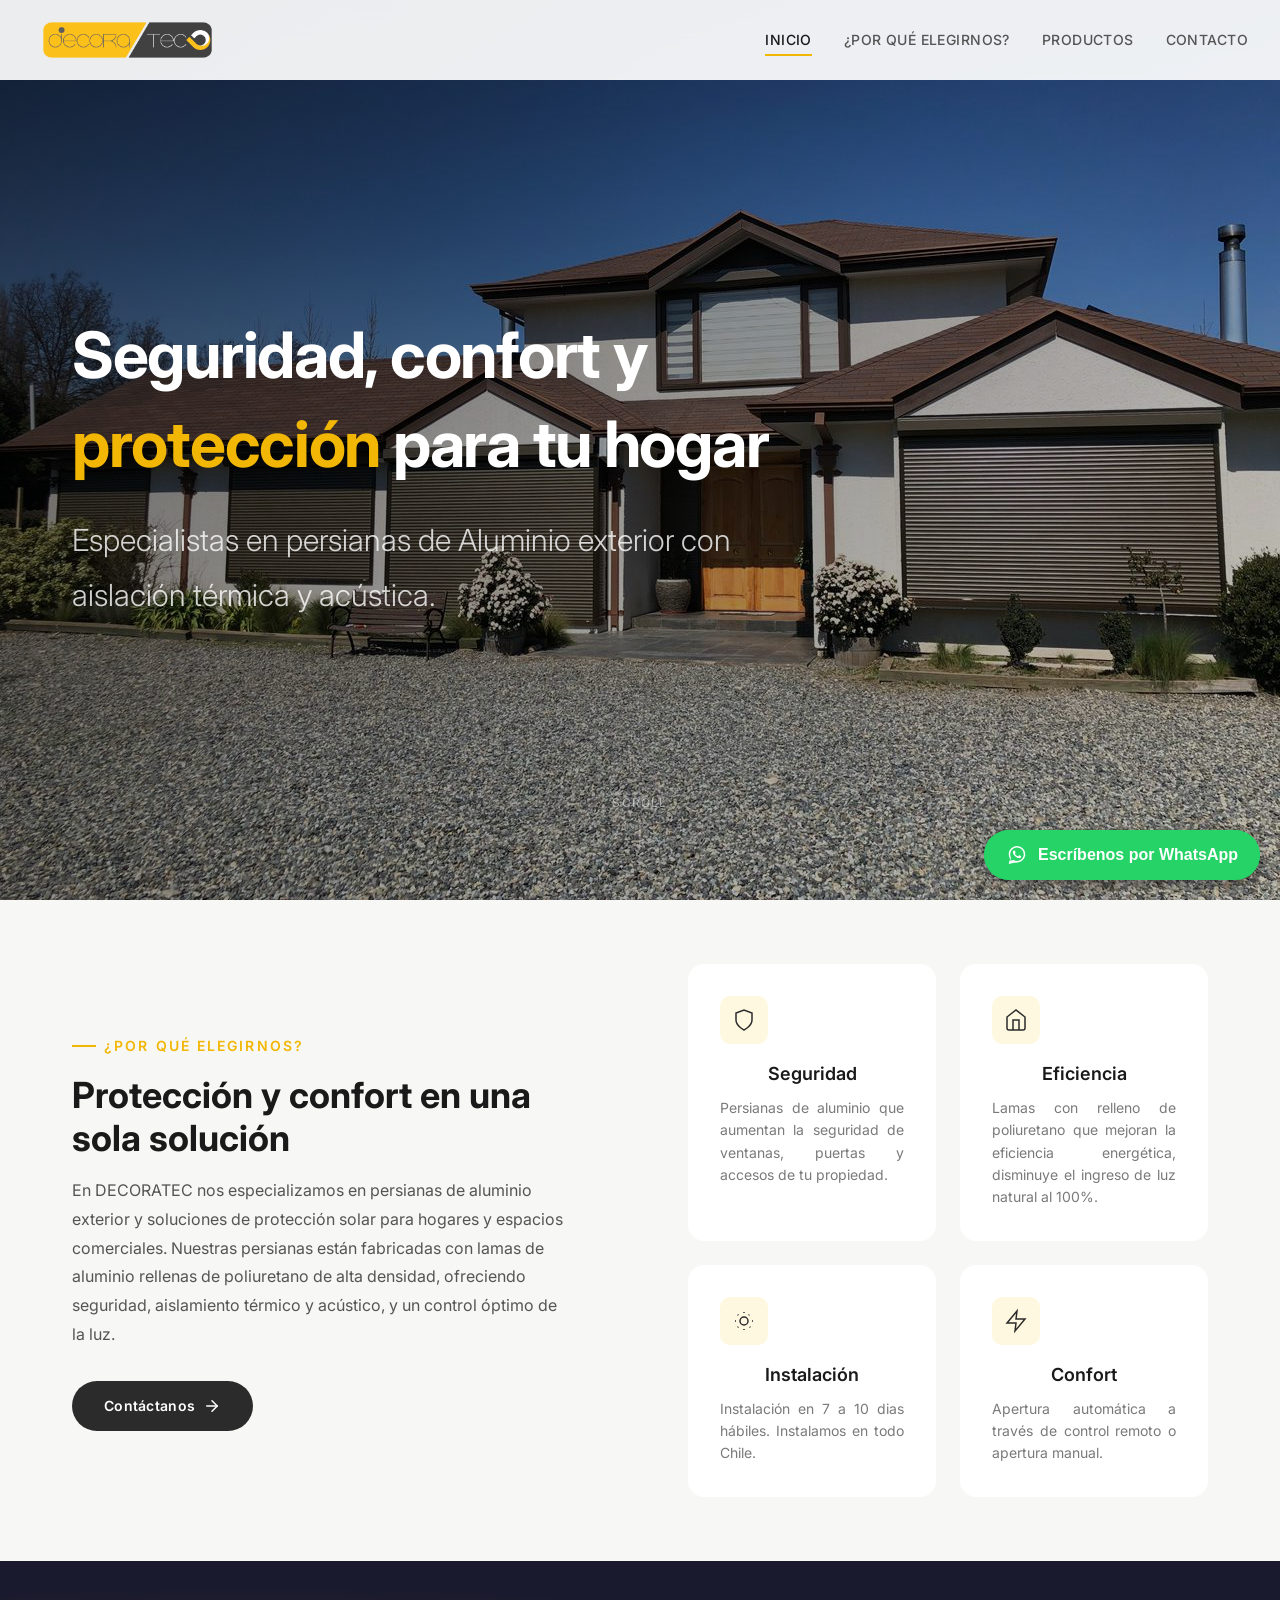
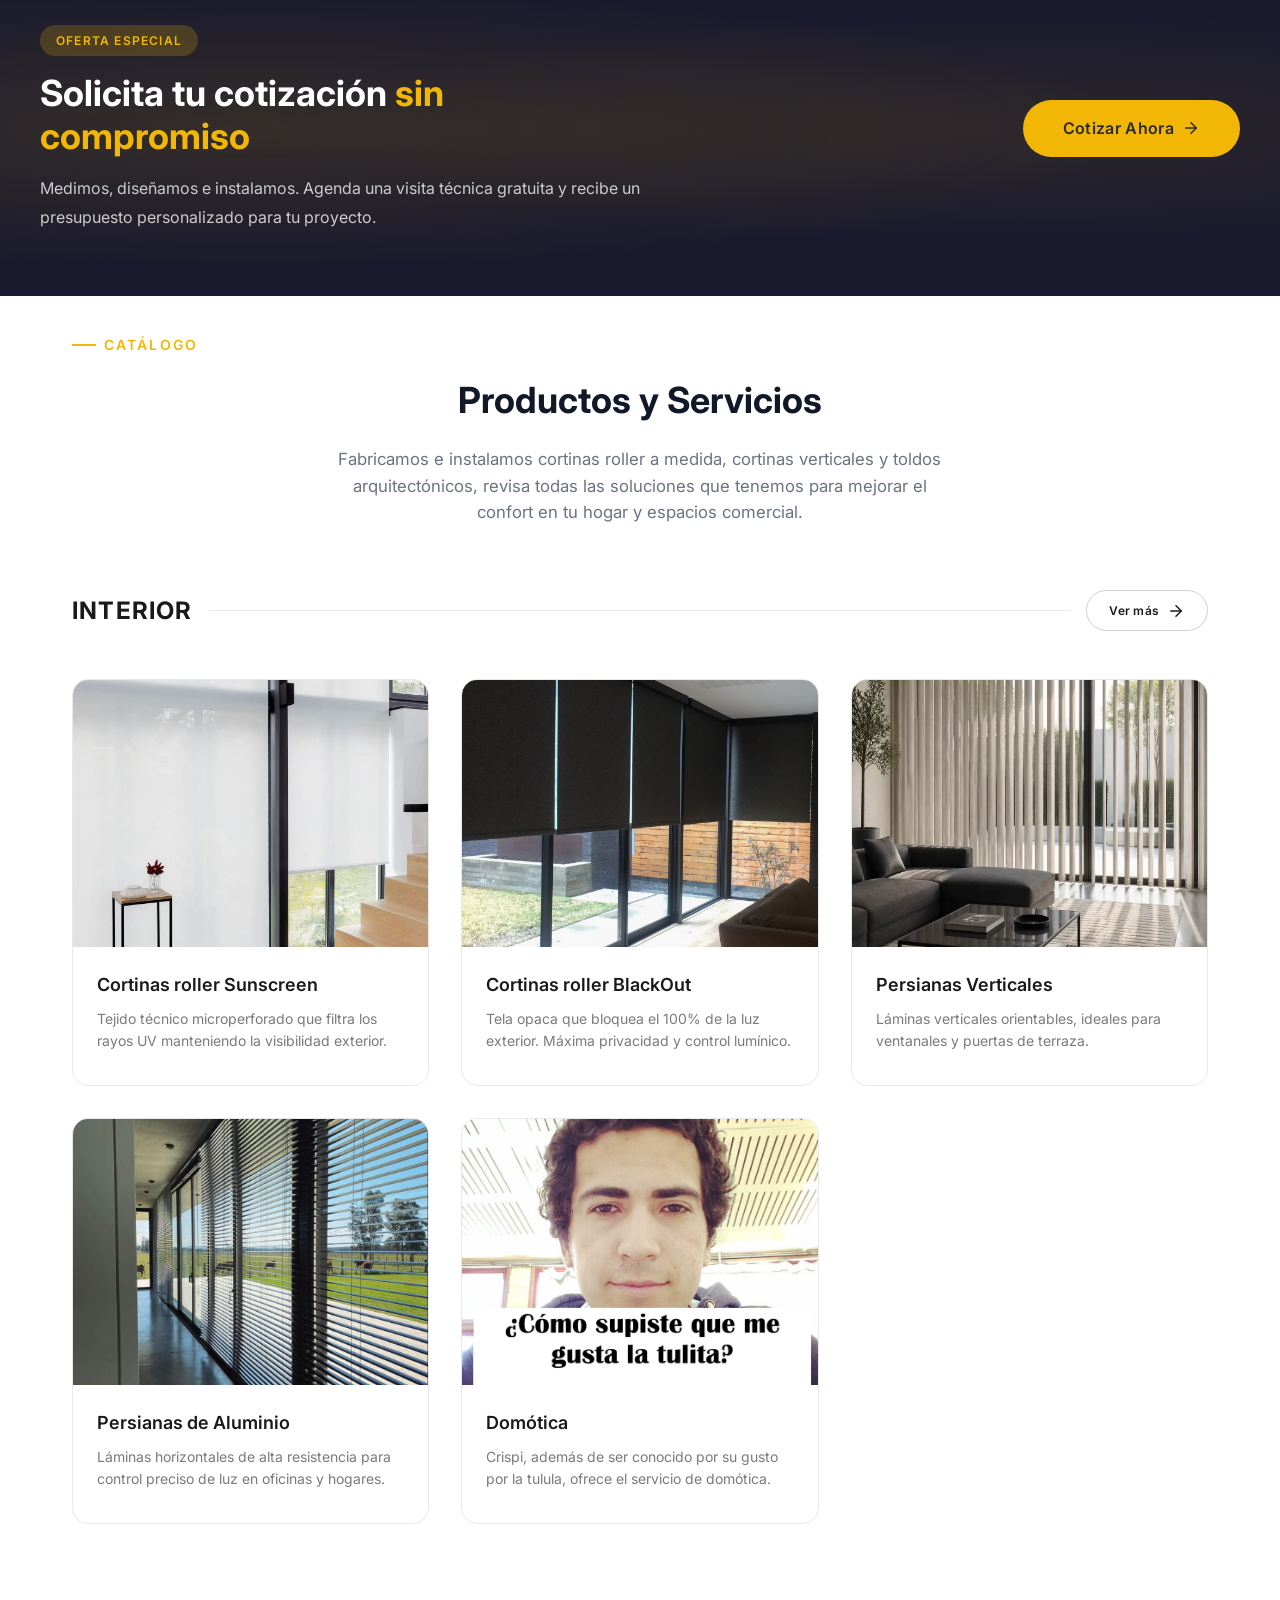
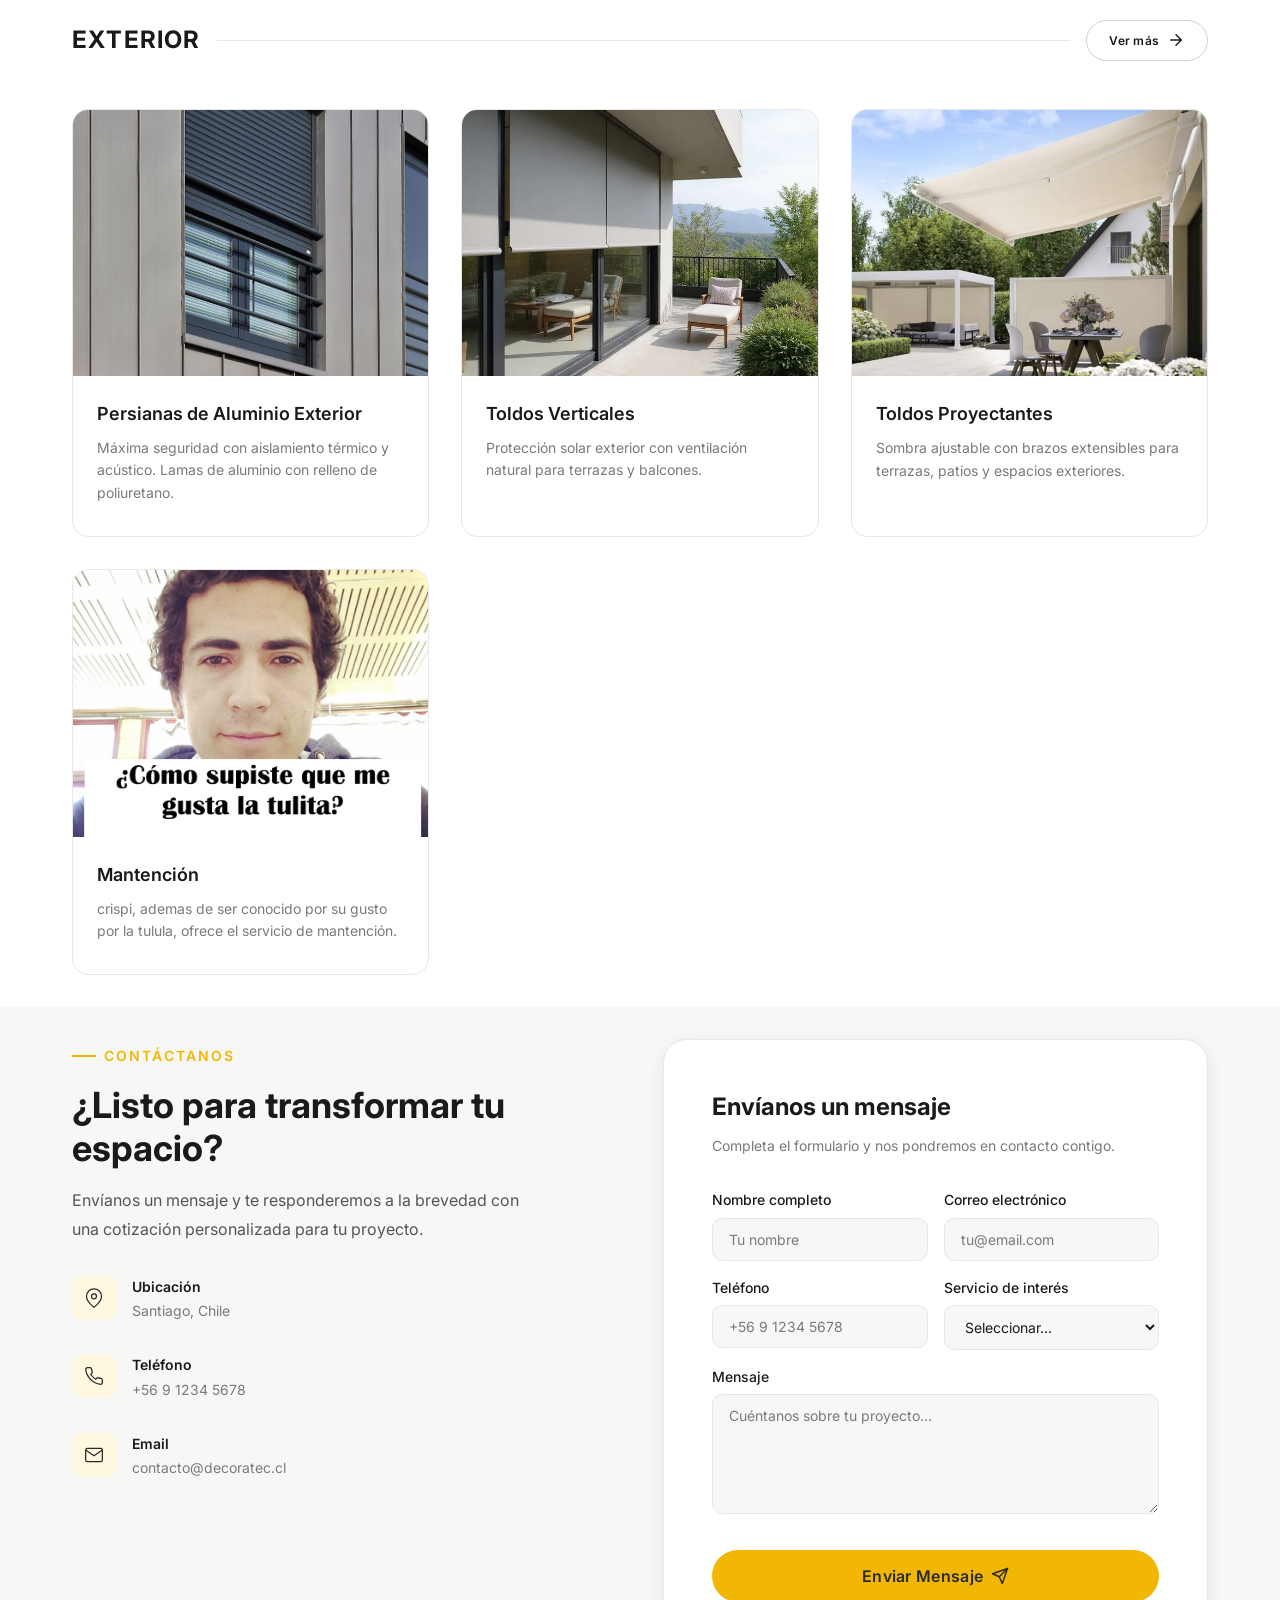
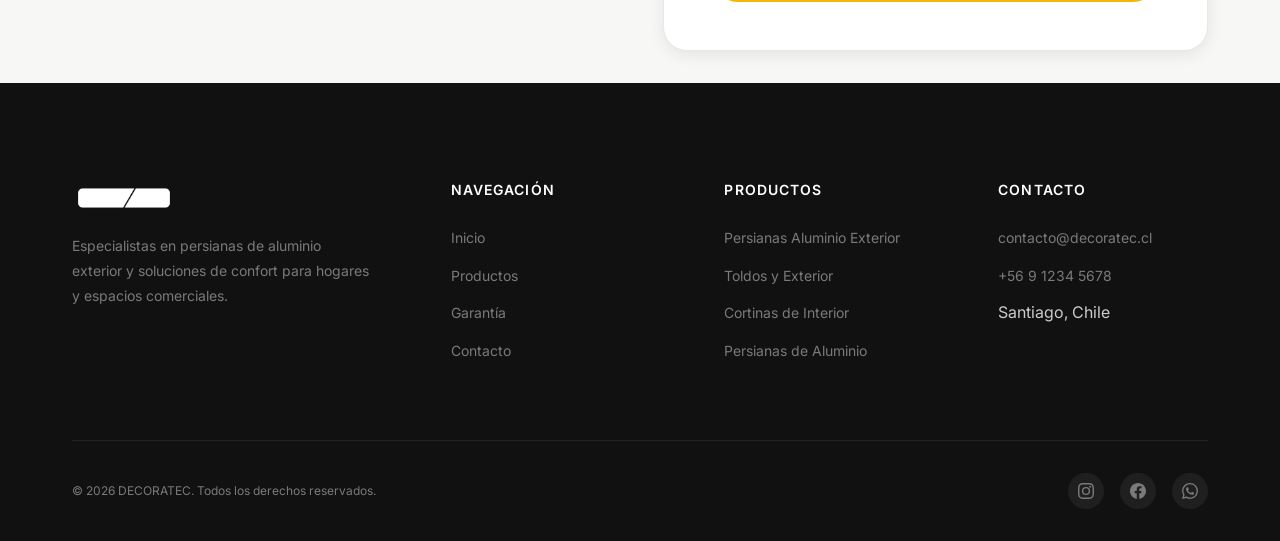
<file: index.html>
<!DOCTYPE html>
<html lang="es">

<head>
  <meta charset="UTF-8">
  <meta name="viewport" content="width=device-width, initial-scale=1.0">
  <meta name="description"
    content="DECORATEC — Persianas de aluminio exterior, cortinas roller, toldos y persianas para hogares y espacios comerciales. Seguridad, aislación térmica y protección solar.">
  <meta name="keywords"
    content="persianas aluminio exterior, cortinas roller, toldos, sunscreen, blackout, persianas verticales, seguridad, protección solar">
  <title>DECORATEC — Persianas de Exterior, Cortinas y Toldos</title>
  <link rel="stylesheet" href="styles.css">
  <link rel="icon" type="image/png" href="fotos/Logo.png">
</head>

<body>

  <!-- ========== NAVBAR ========== -->
  <nav class="navbar" id="navbar">
    <div class="container container--wide navbar__inner">
      <a href="index.html" aria-label="DECORATEC inicio">
        <img src="fotos/Logo.png" alt="DECORATEC Logo" class="navbar__logo">
      </a>

      <div class="navbar__menu" id="navMenu">
        <ul class="navbar__links">
          <li><a href="#hero" class="navbar__link active" data-section="hero">INICIO</a></li>
          <li><a href="#beneficios" class="navbar__link" data-section="beneficios">¿POR QUÉ ELEGIRNOS?</a></li>
          <li><a href="#productos" class="navbar__link" data-section="productos">PRODUCTOS</a></li>
          <li><a href="#contacto" class="navbar__link" data-section="contacto">CONTACTO</a></li>
        </ul>
      </div>

      <button class="navbar__toggle" id="navToggle" aria-label="Abrir menú">
        <span></span>
        <span></span>
        <span></span>
      </button>
    </div>
    <div class="navbar__overlay" id="navOverlay"></div>
  </nav>

  <!-- ========== HERO ========== -->
  <section class="hero" id="hero">
    <div class="hero__bg">
      <img src="fotos/Inicio.jpeg" alt="Casa con cortinas de exterior DECORATEC" loading="eager">
    </div>
    <div class="hero__overlay"></div>

    <div class="container hero__content">
      <h1 class="hero__title">
        Seguridad, confort y <span>protección</span> para tu hogar
      </h1>
      <p class="hero__subtitle">
        Especialistas en persianas de Aluminio exterior con aislación térmica y acústica.
      </p>
    </div>

    <div class="hero__scroll">
      <span>Scroll</span>
      <div class="hero__scroll-line"></div>
    </div>

    <a class="btn-whatsapp" href="https://wa.link/61ogrb" target="_blank" rel="noopener noreferrer">
      <svg viewBox="0 0 32 32" width="22" height="22" fill="currentColor" aria-hidden="true">
        <path
          d="M16.003 3C9.376 3 4 8.373 4 15c0 2.385.697 4.607 1.894 6.48L4 29l7.7-1.857A11.94 11.94 0 0 0 16.003 27C22.63 27 28 21.627 28 15S22.63 3 16.003 3zm0 21.8a9.77 9.77 0 0 1-4.98-1.363l-.357-.213-4.57 1.102 1.126-4.45-.233-.366A9.77 9.77 0 0 1 6.2 15c0-5.413 4.39-9.8 9.803-9.8 5.41 0 9.797 4.387 9.797 9.8 0 5.41-4.387 9.8-9.797 9.8zm5.37-7.34c-.294-.147-1.743-.86-2.013-.958-.27-.098-.466-.147-.663.147-.196.294-.76.958-.932 1.155-.172.196-.343.22-.637.073-.294-.147-1.242-.458-2.366-1.46-.875-.78-1.465-1.744-1.637-2.038-.172-.294-.018-.453.13-.6.132-.132.294-.343.44-.515.148-.172.197-.294.295-.49.098-.197.05-.368-.025-.515-.073-.147-.663-1.6-.908-2.19-.24-.575-.483-.497-.663-.506l-.565-.01c-.196 0-.515.073-.785.368-.27.294-1.03 1.007-1.03 2.457s1.055 2.85 1.202 3.046c.147.196 2.078 3.173 5.035 4.45.704.304 1.253.485 1.68.62.706.225 1.348.193 1.856.117.566-.085 1.743-.713 1.989-1.4.245-.688.245-1.277.172-1.4-.073-.122-.27-.196-.564-.343z" />
      </svg>
      Escríbenos por WhatsApp
    </a>
  </section>

  <!-- ========== BENEFITS ========== -->
  <section class="benefits section-padding" id="beneficios">
    <div class="container benefits__inner">
      <div class="benefits__text reveal-left">
        <span class="section-label">¿Por qué elegirnos?</span>
        <h2 class="section-title">Protección y confort en una sola solución</h2>
        <p class="benefits__description">
          En DECORATEC nos especializamos en persianas de aluminio exterior y soluciones de
          protección solar para hogares y espacios comerciales. Nuestras persianas están fabricadas
          con lamas de aluminio rellenas de poliuretano de alta densidad, ofreciendo seguridad,
          aislamiento térmico y acústico, y un control óptimo de la luz.
        </p>
        <a href="#contacto" class="btn btn--dark">
          Contáctanos
          <svg width="16" height="16" viewBox="0 0 24 24" fill="none" stroke="currentColor" stroke-width="2"
            stroke-linecap="round" stroke-linejoin="round">
            <path d="M5 12h14" />
            <path d="m12 5 7 7-7 7" />
          </svg>
        </a>
      </div>

      <div class="benefits__grid stagger-children">
        <div class="benefit-card reveal">
          <div class="benefit-card__icon">
            <svg viewBox="0 0 24 24">
              <path d="M12 22s8-4 8-10V5l-8-3-8 3v7c0 6 8 10 8 10z" />
            </svg>
          </div>
          <h3 class="benefit-card__title">Seguridad</h3>
          <p class="benefit-card__desc">Persianas de aluminio que aumentan la seguridad de ventanas, puertas y accesos
            de tu propiedad.</p>
        </div>

        <div class="benefit-card reveal">
          <div class="benefit-card__icon">
            <svg viewBox="0 0 24 24">
              <path d="M3 9l9-7 9 7v11a2 2 0 0 1-2 2H5a2 2 0 0 1-2-2z" />
              <polyline points="9 22 9 12 15 12 15 22" />
            </svg>
          </div>
          <h3 class="benefit-card__title">Eficiencia</h3>
          <p class="benefit-card__desc">Lamas con relleno de poliuretano que mejoran la eficiencia energética,
            disminuye el ingreso de luz natural al 100%.</p>
        </div>

        <div class="benefit-card reveal">
          <div class="benefit-card__icon">
            <svg viewBox="0 0 24 24">
              <path
                d="M12 3v1m0 16v1m-8-9H3m18 0h-1m-2.636-6.364l-.707.707M6.343 17.657l-.707.707m12.728 0l-.707-.707M6.343 6.343l-.707-.707M12 8a4 4 0 100 8 4 4 0 000-8z" />
            </svg>
          </div>
          <h3 class="benefit-card__title">Instalación</h3>
          <p class="benefit-card__desc">Instalación en 7 a 10 dias hábiles. Instalamos en todo Chile.</p>
        </div>

        <div class="benefit-card reveal">
          <div class="benefit-card__icon">
            <svg viewBox="0 0 24 24">
              <path d="M13 2L3 14h9l-1 8 10-12h-9l1-8z" />
            </svg>
          </div>
          <h3 class="benefit-card__title">Confort</h3>
          <p class="benefit-card__desc">Apertura automática a través de control remoto o apertura manual.
          </p>
        </div>
      </div>
    </div>
  </section>

  <!-- ========== BANNER ========== -->
  <section class="banner" id="banner">
    <div class="container banner__inner">
      <div class="banner__content reveal-left">
        <span class="banner__tag">Oferta Especial</span>
        <h2 class="banner__title">Solicita tu cotización <span>sin compromiso</span></h2>
        <p class="banner__desc">
          Medimos, diseñamos e instalamos. Agenda una visita técnica gratuita y recibe
          un presupuesto personalizado para tu proyecto.
        </p>
      </div>
      <div class="reveal-right">
        <a href="#contacto" class="btn btn--primary btn--lg">
          Cotizar Ahora
          <svg width="18" height="18" viewBox="0 0 24 24" fill="none" stroke="currentColor" stroke-width="2"
            stroke-linecap="round" stroke-linejoin="round">
            <path d="M5 12h14" />
            <path d="m12 5 7 7-7 7" />
          </svg>
        </a>
      </div>
    </div>
  </section>

  <!-- ========== PRODUCTS ========== -->
  <section class="section-padding" id="productos">
    <div class="container">
      <div class="products-header">
        <div>
          <span class="section-label">Catálogo</span>
          <h1>Productos y Servicios</h1>
          <p>Fabricamos e instalamos cortinas roller a medida, cortinas verticales y toldos
            arquitectónicos, revisa todas las soluciones que tenemos para mejorar el
            confort en tu hogar y espacios comercial. </p>

        </div>
      </div>

      <!-- Interior Products (COMPLEMENTO) -->
      <div class="products__category reveal">
        <div class="category-header">
          <h3 class="category-header__title">Interior</h3>
          <div class="category-header__line"></div>
          <a href="interior.html" class="btn btn--ghost btn--sm">
            Ver más
            <svg width="14" height="14" viewBox="0 0 24 24" fill="none" stroke="currentColor" stroke-width="2"
              stroke-linecap="round" stroke-linejoin="round">
              <path d="M5 12h14" />
              <path d="m12 5 7 7-7 7" />
            </svg>
          </a>
        </div>

        <div class="products__grid stagger-children">
          <a href="interior.html#roller-sunscreen" class="product-card reveal">
            <div class="product-card__image">
              <img src="fotos/ROLLER SUNSCREEN 2.jpg" alt="Cortina Roller Sunscreen" loading="lazy">
              <div class="product-card__overlay"></div>
              <span class="product-card__view">Ver Detalle →</span>
            </div>
            <div class="product-card__body">
              <h4 class="product-card__title">Cortinas roller Sunscreen</h4>
              <p class="product-card__desc">Tejido técnico microperforado que filtra los rayos UV manteniendo la
                visibilidad exterior.</p>
            </div>
          </a>

          <a href="interior.html#roller-blackout" class="product-card reveal">
            <div class="product-card__image">
              <img src="fotos/ROLLER BLACKOUT.jpg" alt="Cortina Roller BlackOut" loading="lazy">
              <div class="product-card__overlay"></div>
              <span class="product-card__view">Ver Detalle →</span>
            </div>
            <div class="product-card__body">
              <h4 class="product-card__title">Cortinas roller BlackOut</h4>
              <p class="product-card__desc">Tela opaca que bloquea el 100% de la luz exterior. Máxima privacidad y
                control lumínico.</p>
            </div>
          </a>

          <a href="interior.html#persiana-vertical" class="product-card reveal">
            <div class="product-card__image">
              <img src="fotos/PERSIANAS VERTICALES 2.jpg" alt="Persiana Vertical" loading="lazy">
              <div class="product-card__overlay"></div>
              <span class="product-card__view">Ver Detalle →</span>
            </div>
            <div class="product-card__body">
              <h4 class="product-card__title">Persianas Verticales</h4>
              <p class="product-card__desc">Láminas verticales orientables, ideales para ventanales y puertas de
                terraza.</p>
            </div>
          </a>

          <a href="interior.html#persiana-aluminio" class="product-card reveal">
            <div class="product-card__image">
              <img src="fotos/PERSIANAS DE ALUMINIO 2.jpg" alt="Persianas de Aluminio Interior" loading="lazy">
              <div class="product-card__overlay"></div>
              <span class="product-card__view">Ver Detalle →</span>
            </div>
            <div class="product-card__body">
              <h4 class="product-card__title">Persianas de Aluminio</h4>
              <p class="product-card__desc">Láminas horizontales de alta resistencia para control preciso de luz en
                oficinas y hogares.</p>
            </div>
          </a>

          <a href="interior.html#domotica" class="product-card reveal">
            <div class="product-card__image">
              <img src="fotos/domotica.png" alt="Domótica" loading="lazy">
              <div class="product-card__overlay"></div>
              <span class="product-card__view">Ver Detalle →</span>
            </div>
            <div class="product-card__body">
              <h4 class="product-card__title">Domótica</h4>
              <p class="product-card__desc">Crispi, además de ser conocido por su gusto por la tulula, ofrece el
                servicio de domótica.</p>
            </div>
          </a>
        </div>
      </div>

      <!-- Exterior Products (PRINCIPAL) -->
      <div class="products__category reveal">
        <div class="category-header">
          <h3 class="category-header__title">Exterior</h3>
          <div class="category-header__line"></div>
          <a href="exterior.html" class="btn btn--ghost btn--sm">
            Ver más
            <svg width="14" height="14" viewBox="0 0 24 24" fill="none" stroke="currentColor" stroke-width="2"
              stroke-linecap="round" stroke-linejoin="round">
              <path d="M5 12h14" />
              <path d="m12 5 7 7-7 7" />
            </svg>
          </a>
        </div>

        <div class="products__grid stagger-children">
          <a href="exterior.html#persiana-aluminio-exterior" class="product-card reveal">
            <div class="product-card__image">
              <img src="fotos/Exterior1.jpg" alt="Persianas de Aluminio Exterior" loading="lazy">
              <div class="product-card__overlay"></div>
              <span class="product-card__view">Ver Detalle →</span>
            </div>
            <div class="product-card__body">
              <h4 class="product-card__title">Persianas de Aluminio Exterior</h4>
              <p class="product-card__desc">Máxima seguridad con aislamiento térmico y acústico. Lamas de aluminio con
                relleno de poliuretano.</p>
            </div>
          </a>

          <a href="exterior.html#toldo-vertical" class="product-card reveal">
            <div class="product-card__image">
              <img src="fotos/TOLDO VERTICALES 2.jpg" alt="Toldo Vertical" loading="lazy">
              <div class="product-card__overlay"></div>
              <span class="product-card__view">Ver Detalle →</span>
            </div>
            <div class="product-card__body">
              <h4 class="product-card__title">Toldos Verticales</h4>
              <p class="product-card__desc">Protección solar exterior con ventilación natural para terrazas y balcones.
              </p>
            </div>
          </a>

          <a href="exterior.html#toldo-proyectante" class="product-card reveal">
            <div class="product-card__image">
              <img src="fotos/TOLDO PROYECTANTE 2.jpg" alt="Toldo Proyectante" loading="lazy">
              <div class="product-card__overlay"></div>
              <span class="product-card__view">Ver Detalle →</span>
            </div>
            <div class="product-card__body">
              <h4 class="product-card__title">Toldos Proyectantes</h4>
              <p class="product-card__desc">Sombra ajustable con brazos extensibles para terrazas, patios y espacios
                exteriores.</p>
            </div>
          </a>

          <a href="exterior.html#mantencion" class="product-card reveal">
            <div class="product-card__image">
              <img src="fotos/domotica.png" alt="Mantencion" loading="lazy">
              <div class="product-card__overlay"></div>
              <span class="product-card__view">Ver Detalle →</span>
            </div>
            <div class="product-card__body">
              <h4 class="product-card__title">Mantención</h4>
              <p class="product-card__desc">crispi, ademas de ser conocido por su gusto por la tulula, ofrece el
                servicio de mantención. </p>
            </div>
          </a>
        </div>
      </div>

    </div>
  </section>

  <a class="btn-whatsapp" href="https://wa.link/61ogrb" target="_blank" rel="noopener noreferrer">
    <svg viewBox="0 0 32 32" width="22" height="22" fill="currentColor" aria-hidden="true">
      <path
        d="M16.003 3C9.376 3 4 8.373 4 15c0 2.385.697 4.607 1.894 6.48L4 29l7.7-1.857A11.94 11.94 0 0 0 16.003 27C22.63 27 28 21.627 28 15S22.63 3 16.003 3zm0 21.8a9.77 9.77 0 0 1-4.98-1.363l-.357-.213-4.57 1.102 1.126-4.45-.233-.366A9.77 9.77 0 0 1 6.2 15c0-5.413 4.39-9.8 9.803-9.8 5.41 0 9.797 4.387 9.797 9.8 0 5.41-4.387 9.8-9.797 9.8zm5.37-7.34c-.294-.147-1.743-.86-2.013-.958-.27-.098-.466-.147-.663.147-.196.294-.76.958-.932 1.155-.172.196-.343.22-.637.073-.294-.147-1.242-.458-2.366-1.46-.875-.78-1.465-1.744-1.637-2.038-.172-.294-.018-.453.13-.6.132-.132.294-.343.44-.515.148-.172.197-.294.295-.49.098-.197.05-.368-.025-.515-.073-.147-.663-1.6-.908-2.19-.24-.575-.483-.497-.663-.506l-.565-.01c-.196 0-.515.073-.785.368-.27.294-1.03 1.007-1.03 2.457s1.055 2.85 1.202 3.046c.147.196 2.078 3.173 5.035 4.45.704.304 1.253.485 1.68.62.706.225 1.348.193 1.856.117.566-.085 1.743-.713 1.989-1.4.245-.688.245-1.277.172-1.4-.073-.122-.27-.196-.564-.343z" />
    </svg>
    Escríbenos por WhatsApp
  </a>

  <!-- ========== CONTACT ========== -->
  <section class="contact section-padding" id="contacto">
    <div class="container contact__inner">
      <div class="contact__info reveal-left">
        <span class="section-label">Contáctanos</span>
        <h2 class="section-title">¿Listo para transformar tu espacio?</h2>
        <p class="section-subtitle" style="margin-bottom: 2rem;">
          Envíanos un mensaje y te responderemos a la brevedad con una cotización personalizada para tu proyecto.
        </p>

        <div class="contact__detail">
          <div class="contact__detail-icon">
            <svg viewBox="0 0 24 24">
              <path d="M21 10c0 7-9 13-9 13s-9-6-9-13a9 9 0 0 1 18 0z" />
              <circle cx="12" cy="10" r="3" />
            </svg>
          </div>
          <div class="contact__detail-text">
            <h4>Ubicación</h4>
            <p>Santiago, Chile</p>
          </div>
        </div>

        <div class="contact__detail">
          <div class="contact__detail-icon">
            <svg viewBox="0 0 24 24">
              <path
                d="M22 16.92v3a2 2 0 0 1-2.18 2 19.79 19.79 0 0 1-8.63-3.07 19.5 19.5 0 0 1-6-6 19.79 19.79 0 0 1-3.07-8.67A2 2 0 0 1 4.11 2h3a2 2 0 0 1 2 1.72 12.84 12.84 0 0 0 .7 2.81 2 2 0 0 1-.45 2.11L8.09 9.91a16 16 0 0 0 6 6l1.27-1.27a2 2 0 0 1 2.11-.45 12.84 12.84 0 0 0 2.81.7A2 2 0 0 1 22 16.92z" />
            </svg>
          </div>
          <div class="contact__detail-text">
            <h4>Teléfono</h4>
            <p>+56 9 1234 5678</p>
          </div>
        </div>

        <div class="contact__detail">
          <div class="contact__detail-icon">
            <svg viewBox="0 0 24 24">
              <path d="M4 4h16c1.1 0 2 .9 2 2v12c0 1.1-.9 2-2 2H4c-1.1 0-2-.9-2-2V6c0-1.1.9-2 2-2z" />
              <polyline points="22,6 12,13 2,6" />
            </svg>
          </div>
          <div class="contact__detail-text">
            <h4>Email</h4>
            <p>contacto@decoratec.cl</p>
          </div>
        </div>
      </div>

      <div class="reveal-right">
        <form class="contact-form" id="contactForm">
          <h3 class="contact-form__title">Envíanos un mensaje</h3>
          <p class="contact-form__subtitle">Completa el formulario y nos pondremos en contacto contigo.</p>

          <div class="form-row">
            <div class="form-group">
              <label for="contact-name">Nombre completo</label>
              <input type="text" id="contact-name" name="name" placeholder="Tu nombre" required>
            </div>
            <div class="form-group">
              <label for="contact-email">Correo electrónico</label>
              <input type="email" id="contact-email" name="email" placeholder="tu@email.com" required>
            </div>
          </div>

          <div class="form-row">
            <div class="form-group">
              <label for="contact-phone">Teléfono</label>
              <input type="tel" id="contact-phone" name="phone" placeholder="+56 9 1234 5678">
            </div>
            <div class="form-group">
              <label for="contact-service">Servicio de interés</label>
              <select id="contact-service" name="service">
                <option value="">Seleccionar...</option>
                <option value="persiana-aluminio-ext">Persianas de Aluminio Exterior</option>
                <option value="toldo-vertical">Toldos Verticales</option>
                <option value="toldo-proyectante">Toldo Proyectante</option>
                <option value="roller-sunscreen">Roller Sunscreen</option>
                <option value="roller-blackout">Roller BlackOut</option>
                <option value="persiana-vertical">Persianas Verticales</option>
                <option value="persiana-aluminio">Persianas de Aluminio Interior</option>
              </select>
            </div>
          </div>

          <div class="form-group">
            <label for="contact-message">Mensaje</label>
            <textarea id="contact-message" name="message" placeholder="Cuéntanos sobre tu proyecto..."
              required></textarea>
          </div>

          <button type="submit" class="btn btn--primary btn--lg" id="contactSubmit">
            Enviar Mensaje
            <svg width="18" height="18" viewBox="0 0 24 24" fill="none" stroke="currentColor" stroke-width="2"
              stroke-linecap="round" stroke-linejoin="round">
              <line x1="22" y1="2" x2="11" y2="13" />
              <polygon points="22 2 15 22 11 13 2 9 22 2" />
            </svg>
          </button>
        </form>

        <!-- Success state -->
        <div class="form-success" id="formSuccess">
          <div class="form-success__icon">
            <svg viewBox="0 0 24 24">
              <polyline points="20 6 9 17 4 12" />
            </svg>
          </div>
          <h3>¡Mensaje enviado!</h3>
          <p>Nos pondremos en contacto contigo a la brevedad.</p>
        </div>
      </div>
    </div>
  </section>

  <!-- ========== FOOTER ========== -->
  <footer class="footer" id="footer">
    <div class="container">
      <div class="footer__grid">
        <div class="footer__brand">
          <img src="fotos/Logo.png" alt="DECORATEC" class="footer__logo">
          <p>Especialistas en persianas de aluminio exterior y soluciones de confort para hogares y espacios
            comerciales.</p>
        </div>

        <div>
          <h4 class="footer__col-title">Navegación</h4>
          <ul class="footer__links">
            <li><a href="#hero">Inicio</a></li>
            <li><a href="#productos">Productos</a></li>
            <li><a href="#beneficios">Garantía</a></li>
            <li><a href="#contacto">Contacto</a></li>
          </ul>
        </div>

        <div>
          <h4 class="footer__col-title">Productos</h4>
          <ul class="footer__links">
            <li><a href="exterior.html#persiana-aluminio-exterior">Persianas Aluminio Exterior</a></li>
            <li><a href="exterior.html">Toldos y Exterior</a></li>
            <li><a href="interior.html">Cortinas de Interior</a></li>
            <li><a href="interior.html#persiana-aluminio">Persianas de Aluminio</a></li>
          </ul>
        </div>

        <div>
          <h4 class="footer__col-title">Contacto</h4>
          <ul class="footer__links">
            <li><a href="mailto:contacto@decoratec.cl">contacto@decoratec.cl</a></li>
            <li><a href="tel:+56912345678">+56 9 1234 5678</a></li>
            <li>Santiago, Chile</li>
          </ul>
        </div>
      </div>

      <div class="footer__bottom">
        <p>&copy; 2026 DECORATEC. Todos los derechos reservados.</p>
        <div class="footer__social">
          <a href="#" aria-label="Instagram">
            <svg viewBox="0 0 24 24">
              <path
                d="M12 2.163c3.204 0 3.584.012 4.85.07 3.252.148 4.771 1.691 4.919 4.919.058 1.265.069 1.645.069 4.849 0 3.205-.012 3.584-.069 4.849-.149 3.225-1.664 4.771-4.919 4.919-1.266.058-1.644.07-4.85.07-3.204 0-3.584-.012-4.849-.07-3.26-.149-4.771-1.699-4.919-4.92-.058-1.265-.07-1.644-.07-4.849 0-3.204.013-3.583.07-4.849.149-3.227 1.664-4.771 4.919-4.919 1.266-.057 1.645-.069 4.849-.069zM12 0C8.741 0 8.333.014 7.053.072 2.695.272.273 2.69.073 7.052.014 8.333 0 8.741 0 12c0 3.259.014 3.668.072 4.948.2 4.358 2.618 6.78 6.98 6.98C8.333 23.986 8.741 24 12 24c3.259 0 3.668-.014 4.948-.072 4.354-.2 6.782-2.618 6.979-6.98.059-1.28.073-1.689.073-4.948 0-3.259-.014-3.667-.072-4.947-.196-4.354-2.617-6.78-6.979-6.98C15.668.014 15.259 0 12 0zm0 5.838a6.162 6.162 0 100 12.324 6.162 6.162 0 000-12.324zM12 16a4 4 0 110-8 4 4 0 010 8zm6.406-11.845a1.44 1.44 0 100 2.881 1.44 1.44 0 000-2.881z" />
            </svg>
          </a>
          <a href="#" aria-label="Facebook">
            <svg viewBox="0 0 24 24">
              <path
                d="M24 12.073c0-6.627-5.373-12-12-12s-12 5.373-12 12c0 5.99 4.388 10.954 10.125 11.854v-8.385H7.078v-3.47h3.047V9.43c0-3.007 1.792-4.669 4.533-4.669 1.312 0 2.686.235 2.686.235v2.953H15.83c-1.491 0-1.956.925-1.956 1.874v2.25h3.328l-.532 3.47h-2.796v8.385C19.612 23.027 24 18.062 24 12.073z" />
            </svg>
          </a>
          <a href="#" aria-label="WhatsApp">
            <svg viewBox="0 0 24 24">
              <path
                d="M17.472 14.382c-.297-.149-1.758-.867-2.03-.967-.273-.099-.471-.148-.67.15-.197.297-.767.966-.94 1.164-.173.199-.347.223-.644.075-.297-.15-1.255-.463-2.39-1.475-.883-.788-1.48-1.761-1.653-2.059-.173-.297-.018-.458.13-.606.134-.133.298-.347.446-.52.149-.174.198-.298.298-.497.099-.198.05-.371-.025-.52-.075-.149-.669-1.612-.916-2.207-.242-.579-.487-.5-.669-.51-.173-.008-.371-.01-.57-.01-.198 0-.52.074-.792.372-.272.297-1.04 1.016-1.04 2.479 0 1.462 1.065 2.875 1.213 3.074.149.198 2.096 3.2 5.077 4.487.709.306 1.262.489 1.694.625.712.227 1.36.195 1.871.118.571-.085 1.758-.719 2.006-1.413.248-.694.248-1.289.173-1.413-.074-.124-.272-.198-.57-.347m-5.421 7.403h-.004a9.87 9.87 0 01-5.031-1.378l-.361-.214-3.741.982.998-3.648-.235-.374a9.86 9.86 0 01-1.51-5.26c.001-5.45 4.436-9.884 9.888-9.884 2.64 0 5.122 1.03 6.988 2.898a9.825 9.825 0 012.893 6.994c-.003 5.45-4.437 9.884-9.885 9.884m8.413-18.297A11.815 11.815 0 0012.05 0C5.495 0 .16 5.335.157 11.892c0 2.096.547 4.142 1.588 5.945L.057 24l6.305-1.654a11.882 11.882 0 005.683 1.448h.005c6.554 0 11.89-5.335 11.893-11.893a11.821 11.821 0 00-3.48-8.413z" />
            </svg>
          </a>
        </div>
      </div>
    </div>
  </footer>

  <script src="main.js"></script>
</body>

</html>
</file>
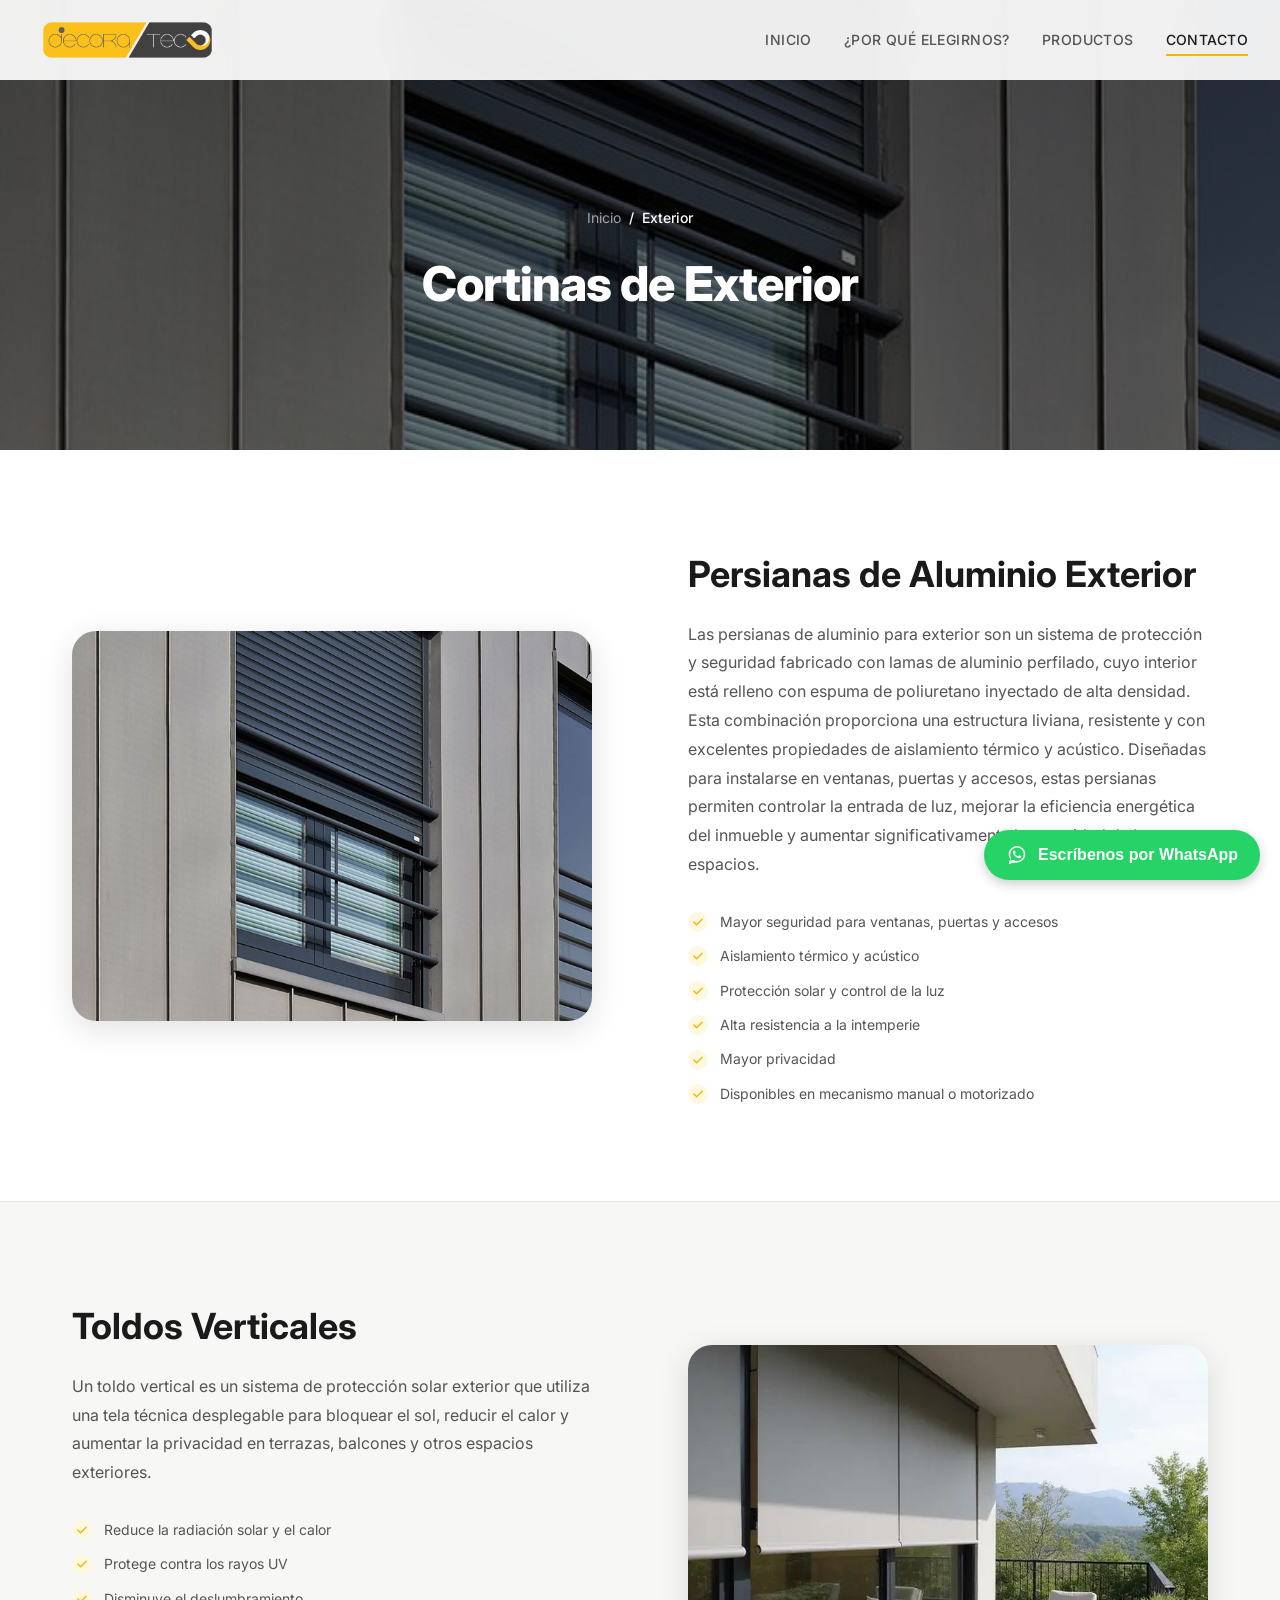
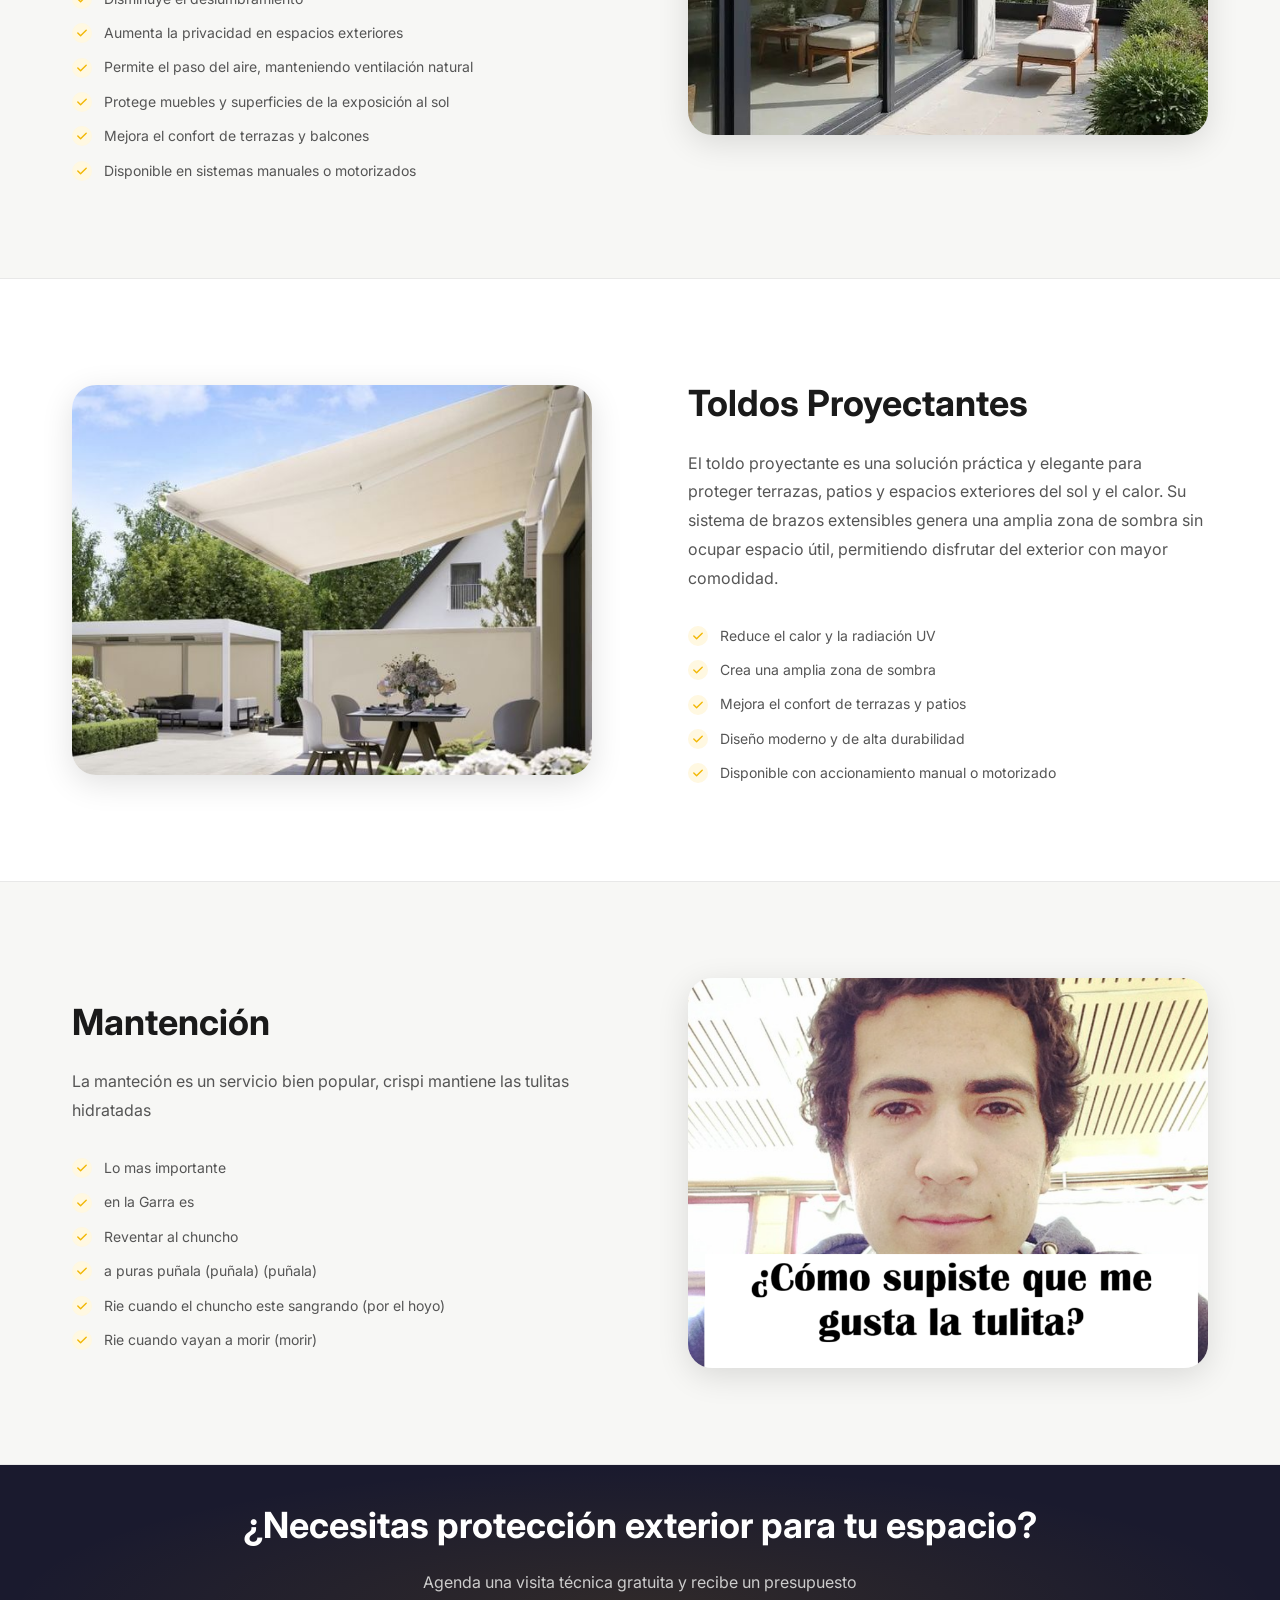
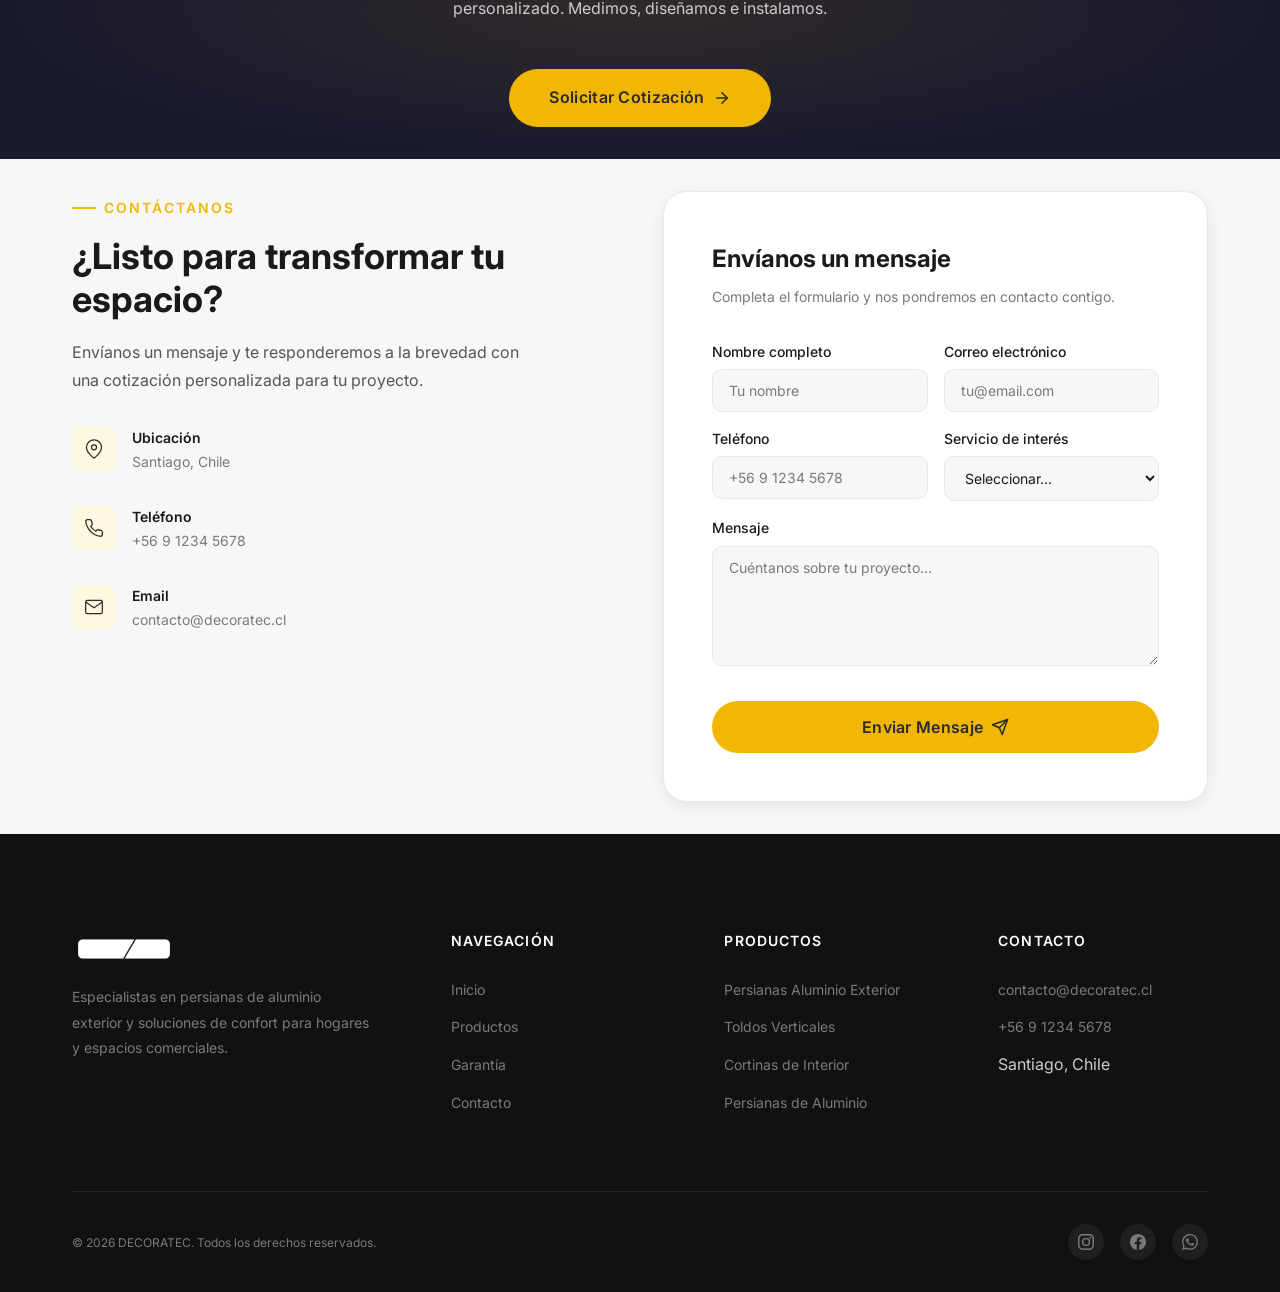
<file: exterior.html>
<!DOCTYPE html>
<html lang="es">

<head>
  <meta charset="UTF-8">
  <meta name="viewport" content="width=device-width, initial-scale=1.0">
  <meta name="description"
    content="DECORATEC — Cortinas de exterior: Toldos Verticales, Toldo Proyectante y Persianas Metálicas. Protección y seguridad para tu hogar.">
  <title>Cortinas de Exterior — DECORATEC</title>
  <link rel="stylesheet" href="styles.css">
  <link rel="icon" type="image/png" href="fotos/Logo.png">
</head>

<body>

  <!-- ========== NAVBAR ========== -->
  <nav class="navbar scrolled" id="navbar">
    <div class="container container--wide navbar__inner">
      <a href="index.html" aria-label="DECORATEC inicio">
        <img src="fotos/Logo.png" alt="DECORATEC Logo" class="navbar__logo">
      </a>

      <div class="navbar__menu" id="navMenu">
        <ul class="navbar__links">
          <li><a href="index.html" class="navbar__link active" data-section="hero">INICIO</a></li>
          <li><a href="#beneficios" class="navbar__link" data-section="beneficios">¿POR QUÉ ELEGIRNOS?</a></li>
          <li><a href="#productos" class="navbar__link" data-section="productos">PRODUCTOS</a></li>
          <li><a href="#contacto" class="navbar__link" data-section="contacto">CONTACTO</a></li>
        </ul>
      </div>

      <button class="navbar__toggle" id="navToggle" aria-label="Abrir menú">
        <span></span>
        <span></span>
        <span></span>
      </button>
    </div>
    <div class="navbar__overlay" id="navOverlay"></div>
  </nav>

  <!-- ========== PAGE HERO ========== -->
  <section class="page-hero">
    <div class="page-hero__bg">
      <img src="fotos/Exterior1.jpg" alt="Cortinas de exterior DECORATEC" loading="eager">
    </div>
    <div class="page-hero__overlay"></div>
    <div class="page-hero__content">
      <nav class="page-hero__breadcrumb">
        <a href="index.html">Inicio</a>
        <span>/</span>
        <span>Exterior</span>
      </nav>
      <h1 class="page-hero__title">Cortinas de Exterior</h1>
    </div>
  </section>

  <!-- ========== PRODUCT DETAILS ========== -->

  <!-- Persianas de Aluminio Exterior (PRODUCTO PRINCIPAL) -->
  <section class="product-detail" id="persiana-aluminio-exterior">
    <div class="container product-detail__inner">
      <div class="product-detail__image reveal-left">
        <img src="fotos/Exterior1.jpg" alt="Persianas de Aluminio Exterior" loading="lazy">
      </div>
      <div class="reveal-right">

        <h2 class="product-detail__title">Persianas de Aluminio Exterior</h2>
        <p class="product-detail__desc">
          Las persianas de aluminio para exterior son un sistema de protección y seguridad fabricado
          con lamas de aluminio perfilado, cuyo interior está relleno con espuma de poliuretano
          inyectado de alta densidad. Esta combinación proporciona una estructura liviana, resistente
          y con excelentes propiedades de aislamiento térmico y acústico. Diseñadas para instalarse
          en ventanas, puertas y accesos, estas persianas permiten controlar la entrada de luz,
          mejorar la eficiencia energética del inmueble y aumentar significativamente la seguridad
          de los espacios.
        </p>
        <div class="product-detail__features">
          <span class="product-detail__feature">Mayor seguridad para ventanas, puertas y accesos</span>
          <span class="product-detail__feature">Aislamiento térmico y acústico</span>
          <span class="product-detail__feature">Protección solar y control de la luz</span>
          <span class="product-detail__feature">Alta resistencia a la intemperie</span>
          <span class="product-detail__feature">Mayor privacidad</span>
          <span class="product-detail__feature">Disponibles en mecanismo manual o motorizado</span>
        </div>
      </div>
    </div>
  </section>

  <!-- Toldos Verticales -->
  <section class="product-detail" id="toldo-vertical">
    <div class="container product-detail__inner">
      <div class="product-detail__image reveal-left">
        <img src="fotos/TOLDO VERTICALES 2.jpg" alt="Toldo Vertical" loading="lazy">
      </div>
      <div class="reveal-right">
        <h2 class="product-detail__title">Toldos Verticales</h2>
        <p class="product-detail__desc">
          Un toldo vertical es un sistema de protección solar exterior que utiliza una tela técnica
          desplegable para bloquear el sol, reducir el calor y aumentar la privacidad en terrazas,
          balcones y otros espacios exteriores.
        </p>
        <div class="product-detail__features">
          <span class="product-detail__feature">Reduce la radiación solar y el calor</span>
          <span class="product-detail__feature">Protege contra los rayos UV</span>
          <span class="product-detail__feature">Disminuye el deslumbramiento</span>
          <span class="product-detail__feature">Aumenta la privacidad en espacios exteriores</span>
          <span class="product-detail__feature">Permite el paso del aire, manteniendo ventilación natural</span>
          <span class="product-detail__feature">Protege muebles y superficies de la exposición al sol</span>
          <span class="product-detail__feature">Mejora el confort de terrazas y balcones</span>
          <span class="product-detail__feature">Disponible en sistemas manuales o motorizados</span>
        </div>
      </div>
    </div>
  </section>

  <!-- Toldos Proyectantes -->
  <section class="product-detail" id="toldo-proyectante">
    <div class="container product-detail__inner">
      <div class="product-detail__image reveal-left">
        <img src="fotos/TOLDO PROYECTANTE 2.jpg" alt="Toldo Proyectante" loading="lazy">
      </div>
      <div class="reveal-right">
        <h2 class="product-detail__title">Toldos Proyectantes</h2>
        <p class="product-detail__desc">
          El toldo proyectante es una solución práctica y elegante para proteger terrazas, patios
          y espacios exteriores del sol y el calor. Su sistema de brazos extensibles genera una
          amplia zona de sombra sin ocupar espacio útil, permitiendo disfrutar del exterior con
          mayor comodidad.
        </p>
        <div class="product-detail__features">
          <span class="product-detail__feature">Reduce el calor y la radiación UV</span>
          <span class="product-detail__feature">Crea una amplia zona de sombra</span>
          <span class="product-detail__feature">Mejora el confort de terrazas y patios</span>
          <span class="product-detail__feature">Diseño moderno y de alta durabilidad</span>
          <span class="product-detail__feature">Disponible con accionamiento manual o motorizado</span>
        </div>
      </div>
    </div>
  </section>

  <section class="product-detail" id="mantencion">
    <div class="container product-detail__inner">
      <div class="product-detail__image reveal-left">
        <img src="fotos/domotica.png" alt="Mantención" loading="lazy">
      </div>
      <div class="reveal-right">
        <h2 class="product-detail__title">Mantención</h2>
        <p class="product-detail__desc">
          La manteción es un servicio bien popular, crispi mantiene las tulitas hidratadas
        </p>
        <div class="product-detail__features">
          <span class="product-detail__feature">Lo mas importante</span>
          <span class="product-detail__feature">en la Garra es</span>
          <span class="product-detail__feature">Reventar al chuncho</span>
          <span class="product-detail__feature">a puras puñala (puñala) (puñala)</span>
          <span class="product-detail__feature">Rie cuando el chuncho este sangrando (por el hoyo)</span>
          <span class="product-detail__feature">Rie cuando vayan a morir (morir)</span>
        </div>
      </div>
    </div>
  </section>

  <!-- ========== CTA ========== -->
  <section class="detail-cta section-padding">
    <div class="container detail-cta__inner">
      <h2 class="detail-cta__title reveal">¿Necesitas protección exterior para tu espacio?</h2>
      <p class="detail-cta__desc reveal">Agenda una visita técnica gratuita y recibe un presupuesto personalizado.
        Medimos, diseñamos e instalamos.</p>
      <a href="index.html#contacto" class="btn btn--primary btn--lg reveal">
        Solicitar Cotización
        <svg width="18" height="18" viewBox="0 0 24 24" fill="none" stroke="currentColor" stroke-width="2"
          stroke-linecap="round" stroke-linejoin="round">
          <path d="M5 12h14" />
          <path d="m12 5 7 7-7 7" />
        </svg>
      </a>
    </div>
  </section>


  <!-- ========== CONTACT ========== -->
  <section class="contact section-padding" id="contacto">
    <div class="container contact__inner">
      <div class="contact__info reveal-left">
        <span class="section-label">Contáctanos</span>
        <h2 class="section-title">¿Listo para transformar tu espacio?</h2>
        <p class="section-subtitle" style="margin-bottom: 2rem;">
          Envíanos un mensaje y te responderemos a la brevedad con una cotización personalizada para tu proyecto.
        </p>

        <div class="contact__detail">
          <div class="contact__detail-icon">
            <svg viewBox="0 0 24 24">
              <path d="M21 10c0 7-9 13-9 13s-9-6-9-13a9 9 0 0 1 18 0z" />
              <circle cx="12" cy="10" r="3" />
            </svg>
          </div>
          <div class="contact__detail-text">
            <h4>Ubicación</h4>
            <p>Santiago, Chile</p>
          </div>
        </div>

        <div class="contact__detail">
          <div class="contact__detail-icon">
            <svg viewBox="0 0 24 24">
              <path
                d="M22 16.92v3a2 2 0 0 1-2.18 2 19.79 19.79 0 0 1-8.63-3.07 19.5 19.5 0 0 1-6-6 19.79 19.79 0 0 1-3.07-8.67A2 2 0 0 1 4.11 2h3a2 2 0 0 1 2 1.72 12.84 12.84 0 0 0 .7 2.81 2 2 0 0 1-.45 2.11L8.09 9.91a16 16 0 0 0 6 6l1.27-1.27a2 2 0 0 1 2.11-.45 12.84 12.84 0 0 0 2.81.7A2 2 0 0 1 22 16.92z" />
            </svg>
          </div>
          <div class="contact__detail-text">
            <h4>Teléfono</h4>
            <p>+56 9 1234 5678</p>
          </div>
        </div>

        <div class="contact__detail">
          <div class="contact__detail-icon">
            <svg viewBox="0 0 24 24">
              <path d="M4 4h16c1.1 0 2 .9 2 2v12c0 1.1-.9 2-2 2H4c-1.1 0-2-.9-2-2V6c0-1.1.9-2 2-2z" />
              <polyline points="22,6 12,13 2,6" />
            </svg>
          </div>
          <div class="contact__detail-text">
            <h4>Email</h4>
            <p>contacto@decoratec.cl</p>
          </div>
        </div>
      </div>

      <div class="reveal-right">
        <form class="contact-form" id="contactForm">
          <h3 class="contact-form__title">Envíanos un mensaje</h3>
          <p class="contact-form__subtitle">Completa el formulario y nos pondremos en contacto contigo.</p>

          <div class="form-row">
            <div class="form-group">
              <label for="contact-name">Nombre completo</label>
              <input type="text" id="contact-name" name="name" placeholder="Tu nombre" required>
            </div>
            <div class="form-group">
              <label for="contact-email">Correo electrónico</label>
              <input type="email" id="contact-email" name="email" placeholder="tu@email.com" required>
            </div>
          </div>

          <div class="form-row">
            <div class="form-group">
              <label for="contact-phone">Teléfono</label>
              <input type="tel" id="contact-phone" name="phone" placeholder="+56 9 1234 5678">
            </div>
            <div class="form-group">
              <label for="contact-service">Servicio de interés</label>
              <select id="contact-service" name="service">
                <option value="">Seleccionar...</option>
                <option value="persiana-aluminio-ext">Persianas de Aluminio Exterior</option>
                <option value="toldo-vertical">Toldos Verticales</option>
                <option value="toldo-proyectante">Toldo Proyectante</option>
                <option value="roller-sunscreen">Roller Sunscreen</option>
                <option value="roller-blackout">Roller BlackOut</option>
                <option value="persiana-vertical">Persianas Verticales</option>
                <option value="persiana-aluminio">Persianas de Aluminio Interior</option>
              </select>
            </div>
          </div>

          <div class="form-group">
            <label for="contact-message">Mensaje</label>
            <textarea id="contact-message" name="message" placeholder="Cuéntanos sobre tu proyecto..."
              required></textarea>
          </div>

          <button type="submit" class="btn btn--primary btn--lg" id="contactSubmit">
            Enviar Mensaje
            <svg width="18" height="18" viewBox="0 0 24 24" fill="none" stroke="currentColor" stroke-width="2"
              stroke-linecap="round" stroke-linejoin="round">
              <line x1="22" y1="2" x2="11" y2="13" />
              <polygon points="22 2 15 22 11 13 2 9 22 2" />
            </svg>
          </button>
        </form>

        <!-- Success state -->
        <div class="form-success" id="formSuccess">
          <div class="form-success__icon">
            <svg viewBox="0 0 24 24">
              <polyline points="20 6 9 17 4 12" />
            </svg>
          </div>
          <h3>¡Mensaje enviado!</h3>
          <p>Nos pondremos en contacto contigo a la brevedad.</p>
        </div>
      </div>
    </div>
  </section>


  <!-- ========== FOOTER ========== -->
  <footer class="footer">
    <div class="container">
      <div class="footer__grid">
        <div class="footer__brand">
          <img src="fotos/Logo.png" alt="DECORATEC">
          <p>Especialistas en persianas de aluminio exterior y soluciones de confort para hogares y espacios
            comerciales.</p>
        </div>

        <div>
          <h4 class="footer__col-title">Navegación</h4>
          <ul class="footer__links">
            <li><a href="index.html">Inicio</a></li>
            <li><a href="index.html#productos">Productos</a></li>
            <li><a href="index.html#beneficios">Garantía</a></li>
            <li><a href="index.html#contacto">Contacto</a></li>
          </ul>
        </div>

        <div>
          <h4 class="footer__col-title">Productos</h4>
          <ul class="footer__links">
            <li><a href="#persiana-aluminio-exterior">Persianas Aluminio Exterior</a></li>
            <li><a href="#toldo-vertical">Toldos Verticales</a></li>
            <li><a href="interior.html">Cortinas de Interior</a></li>
            <li><a href="interior.html#persiana-aluminio">Persianas de Aluminio</a></li>
          </ul>
        </div>

        <div>
          <h4 class="footer__col-title">Contacto</h4>
          <ul class="footer__links">
            <li><a href="mailto:contacto@decoratec.cl">contacto@decoratec.cl</a></li>
            <li><a href="tel:+56912345678">+56 9 1234 5678</a></li>
            <li>Santiago, Chile</li>
          </ul>
        </div>
      </div>

      <div class="footer__bottom">
        <p>&copy; 2026 DECORATEC. Todos los derechos reservados.</p>
        <div class="footer__social">
          <a href="#" aria-label="Instagram">
            <svg viewBox="0 0 24 24">
              <path
                d="M12 2.163c3.204 0 3.584.012 4.85.07 3.252.148 4.771 1.691 4.919 4.919.058 1.265.069 1.645.069 4.849 0 3.205-.012 3.584-.069 4.849-.149 3.225-1.664 4.771-4.919 4.919-1.266.058-1.644.07-4.85.07-3.204 0-3.584-.012-4.849-.07-3.26-.149-4.771-1.699-4.919-4.92-.058-1.265-.07-1.644-.07-4.849 0-3.204.013-3.583.07-4.849.149-3.227 1.664-4.771 4.919-4.919 1.266-.057 1.645-.069 4.849-.069zM12 0C8.741 0 8.333.014 7.053.072 2.695.272.273 2.69.073 7.052.014 8.333 0 8.741 0 12c0 3.259.014 3.668.072 4.948.2 4.358 2.618 6.78 6.98 6.98C8.333 23.986 8.741 24 12 24c3.259 0 3.668-.014 4.948-.072 4.354-.2 6.782-2.618 6.979-6.98.059-1.28.073-1.689.073-4.948 0-3.259-.014-3.667-.072-4.947-.196-4.354-2.617-6.78-6.979-6.98C15.668.014 15.259 0 12 0zm0 5.838a6.162 6.162 0 100 12.324 6.162 6.162 0 000-12.324zM12 16a4 4 0 110-8 4 4 0 010 8zm6.406-11.845a1.44 1.44 0 100 2.881 1.44 1.44 0 000-2.881z" />
            </svg>
          </a>
          <a href="#" aria-label="Facebook">
            <svg viewBox="0 0 24 24">
              <path
                d="M24 12.073c0-6.627-5.373-12-12-12s-12 5.373-12 12c0 5.99 4.388 10.954 10.125 11.854v-8.385H7.078v-3.47h3.047V9.43c0-3.007 1.792-4.669 4.533-4.669 1.312 0 2.686.235 2.686.235v2.953H15.83c-1.491 0-1.956.925-1.956 1.874v2.25h3.328l-.532 3.47h-2.796v8.385C19.612 23.027 24 18.062 24 12.073z" />
            </svg>
          </a>
          <a href="#" aria-label="WhatsApp">
            <svg viewBox="0 0 24 24">
              <path
                d="M17.472 14.382c-.297-.149-1.758-.867-2.03-.967-.273-.099-.471-.148-.67.15-.197.297-.767.966-.94 1.164-.173.199-.347.223-.644.075-.297-.15-1.255-.463-2.39-1.475-.883-.788-1.48-1.761-1.653-2.059-.173-.297-.018-.458.13-.606.134-.133.298-.347.446-.52.149-.174.198-.298.298-.497.099-.198.05-.371-.025-.52-.075-.149-.669-1.612-.916-2.207-.242-.579-.487-.5-.669-.51-.173-.008-.371-.01-.57-.01-.198 0-.52.074-.792.372-.272.297-1.04 1.016-1.04 2.479 0 1.462 1.065 2.875 1.213 3.074.149.198 2.096 3.2 5.077 4.487.709.306 1.262.489 1.694.625.712.227 1.36.195 1.871.118.571-.085 1.758-.719 2.006-1.413.248-.694.248-1.289.173-1.413-.074-.124-.272-.198-.57-.347m-5.421 7.403h-.004a9.87 9.87 0 01-5.031-1.378l-.361-.214-3.741.982.998-3.648-.235-.374a9.86 9.86 0 01-1.51-5.26c.001-5.45 4.436-9.884 9.888-9.884 2.64 0 5.122 1.03 6.988 2.898a9.825 9.825 0 012.893 6.994c-.003 5.45-4.437 9.884-9.885 9.884m8.413-18.297A11.815 11.815 0 0012.05 0C5.495 0 .16 5.335.157 11.892c0 2.096.547 4.142 1.588 5.945L.057 24l6.305-1.654a11.882 11.882 0 005.683 1.448h.005c6.554 0 11.89-5.335 11.893-11.893a11.821 11.821 0 00-3.48-8.413z" />
            </svg>
          </a>
        </div>
      </div>
    </div>
  </footer>

  <a class="btn-whatsapp" href="https://wa.link/61ogrb" target="_blank" rel="noopener noreferrer">
    <svg viewBox="0 0 32 32" width="22" height="22" fill="currentColor" aria-hidden="true">
      <path
        d="M16.003 3C9.376 3 4 8.373 4 15c0 2.385.697 4.607 1.894 6.48L4 29l7.7-1.857A11.94 11.94 0 0 0 16.003 27C22.63 27 28 21.627 28 15S22.63 3 16.003 3zm0 21.8a9.77 9.77 0 0 1-4.98-1.363l-.357-.213-4.57 1.102 1.126-4.45-.233-.366A9.77 9.77 0 0 1 6.2 15c0-5.413 4.39-9.8 9.803-9.8 5.41 0 9.797 4.387 9.797 9.8 0 5.41-4.387 9.8-9.797 9.8zm5.37-7.34c-.294-.147-1.743-.86-2.013-.958-.27-.098-.466-.147-.663.147-.196.294-.76.958-.932 1.155-.172.196-.343.22-.637.073-.294-.147-1.242-.458-2.366-1.46-.875-.78-1.465-1.744-1.637-2.038-.172-.294-.018-.453.13-.6.132-.132.294-.343.44-.515.148-.172.197-.294.295-.49.098-.197.05-.368-.025-.515-.073-.147-.663-1.6-.908-2.19-.24-.575-.483-.497-.663-.506l-.565-.01c-.196 0-.515.073-.785.368-.27.294-1.03 1.007-1.03 2.457s1.055 2.85 1.202 3.046c.147.196 2.078 3.173 5.035 4.45.704.304 1.253.485 1.68.62.706.225 1.348.193 1.856.117.566-.085 1.743-.713 1.989-1.4.245-.688.245-1.277.172-1.4-.073-.122-.27-.196-.564-.343z" />
    </svg>
    Escríbenos por WhatsApp
  </a>

  <script src="main.js"></script>
</body>

</html>
</file>
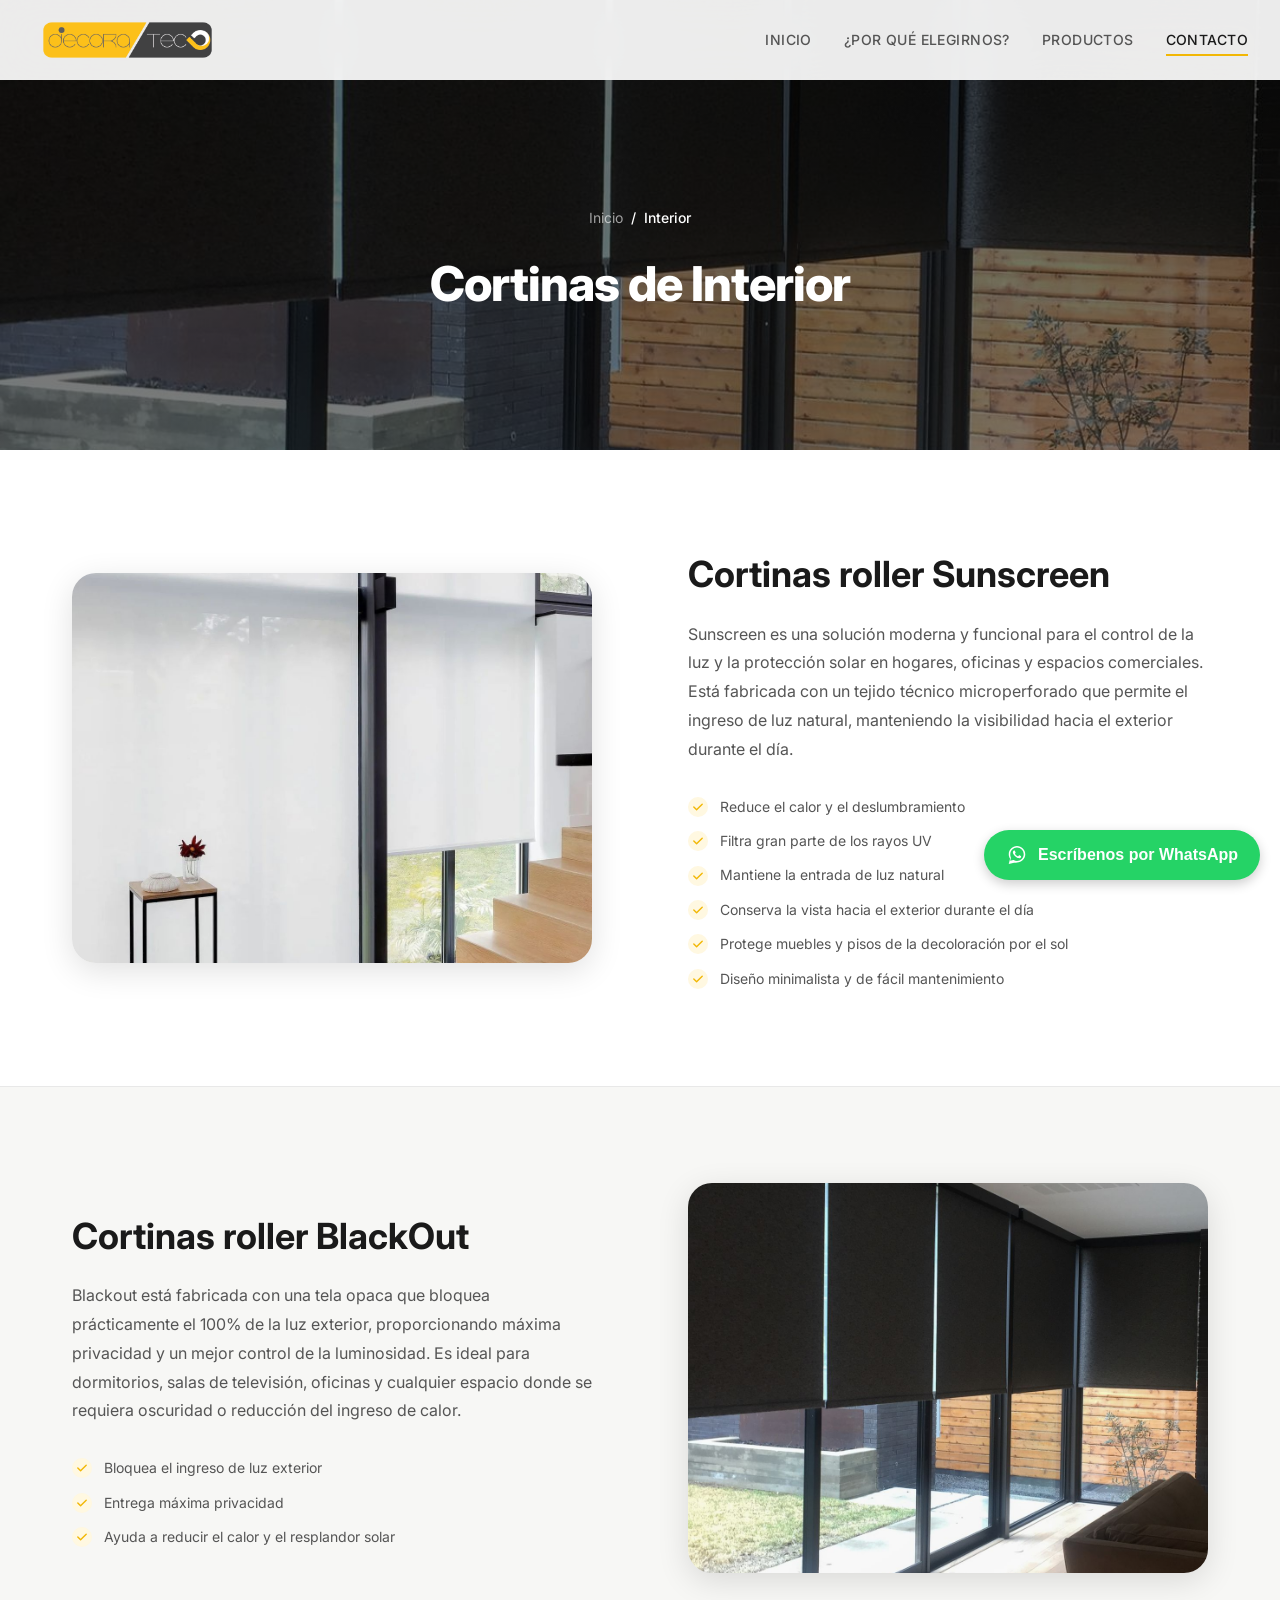
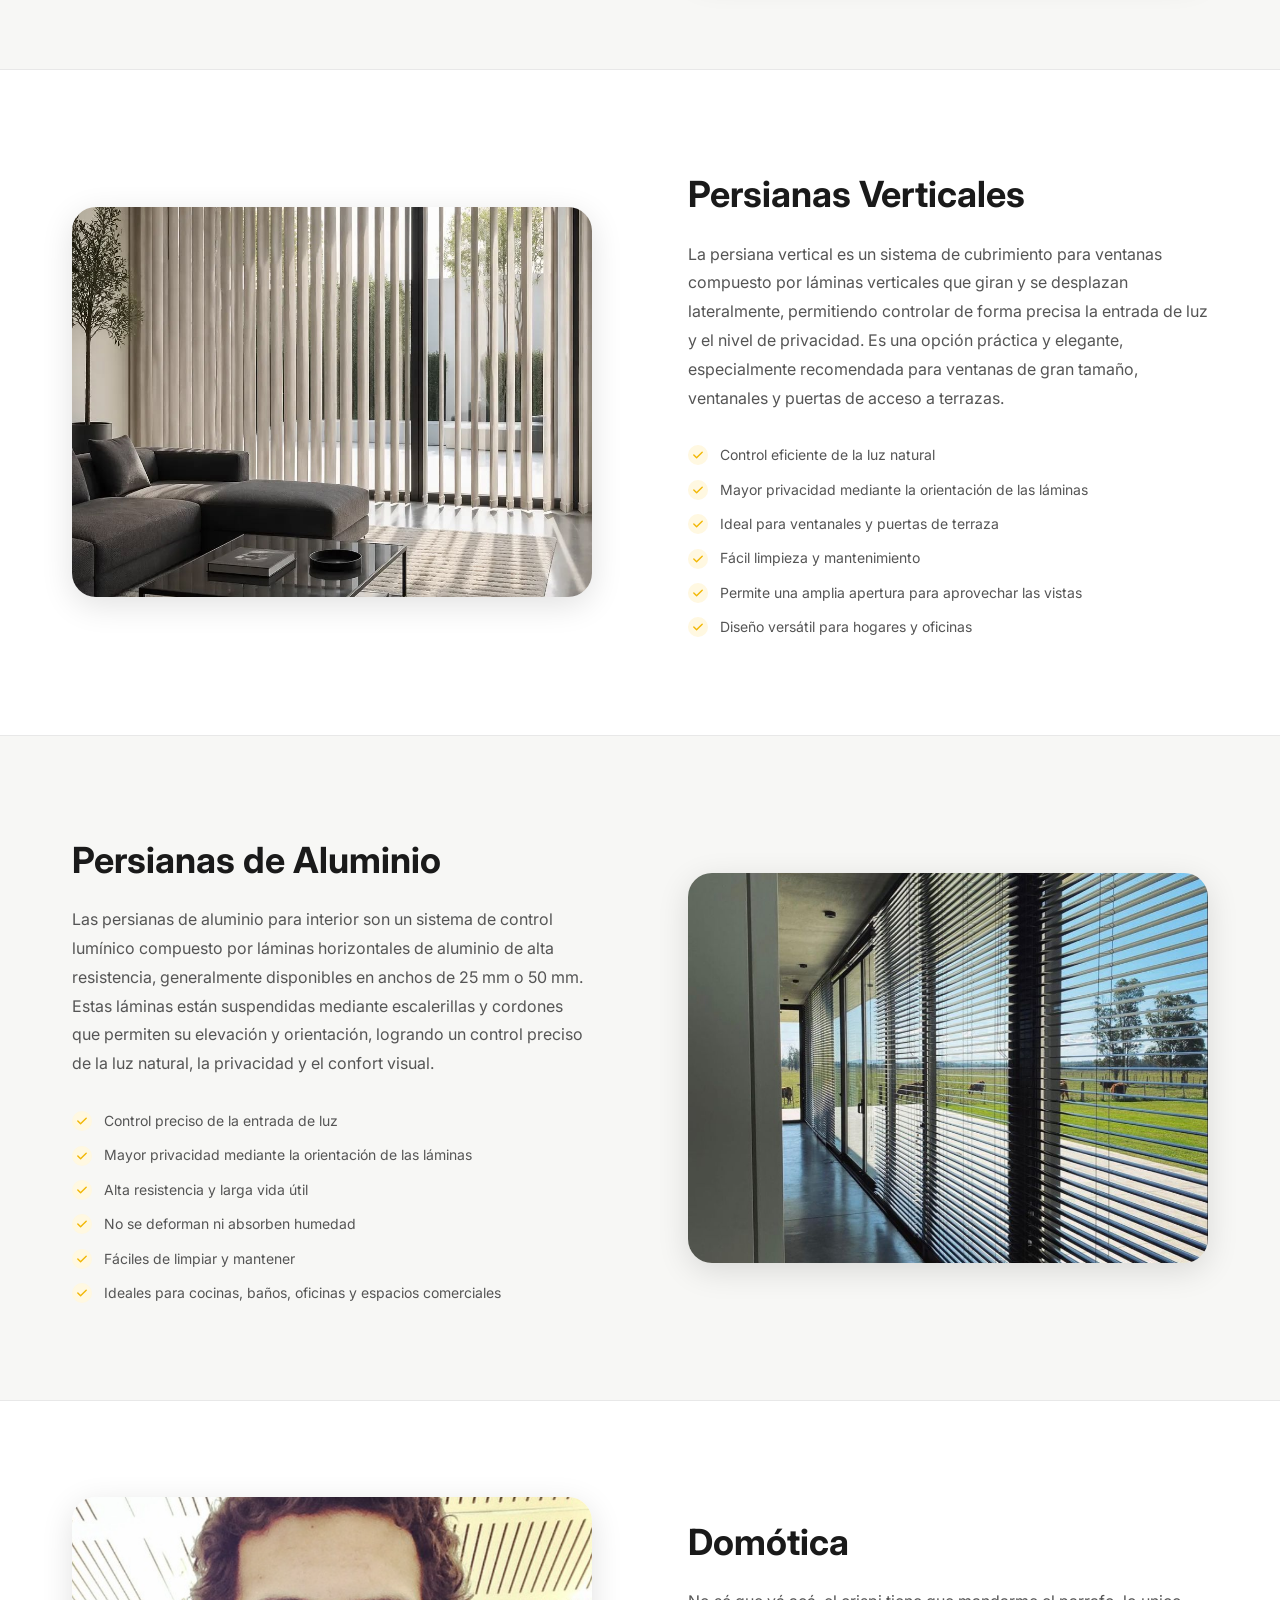
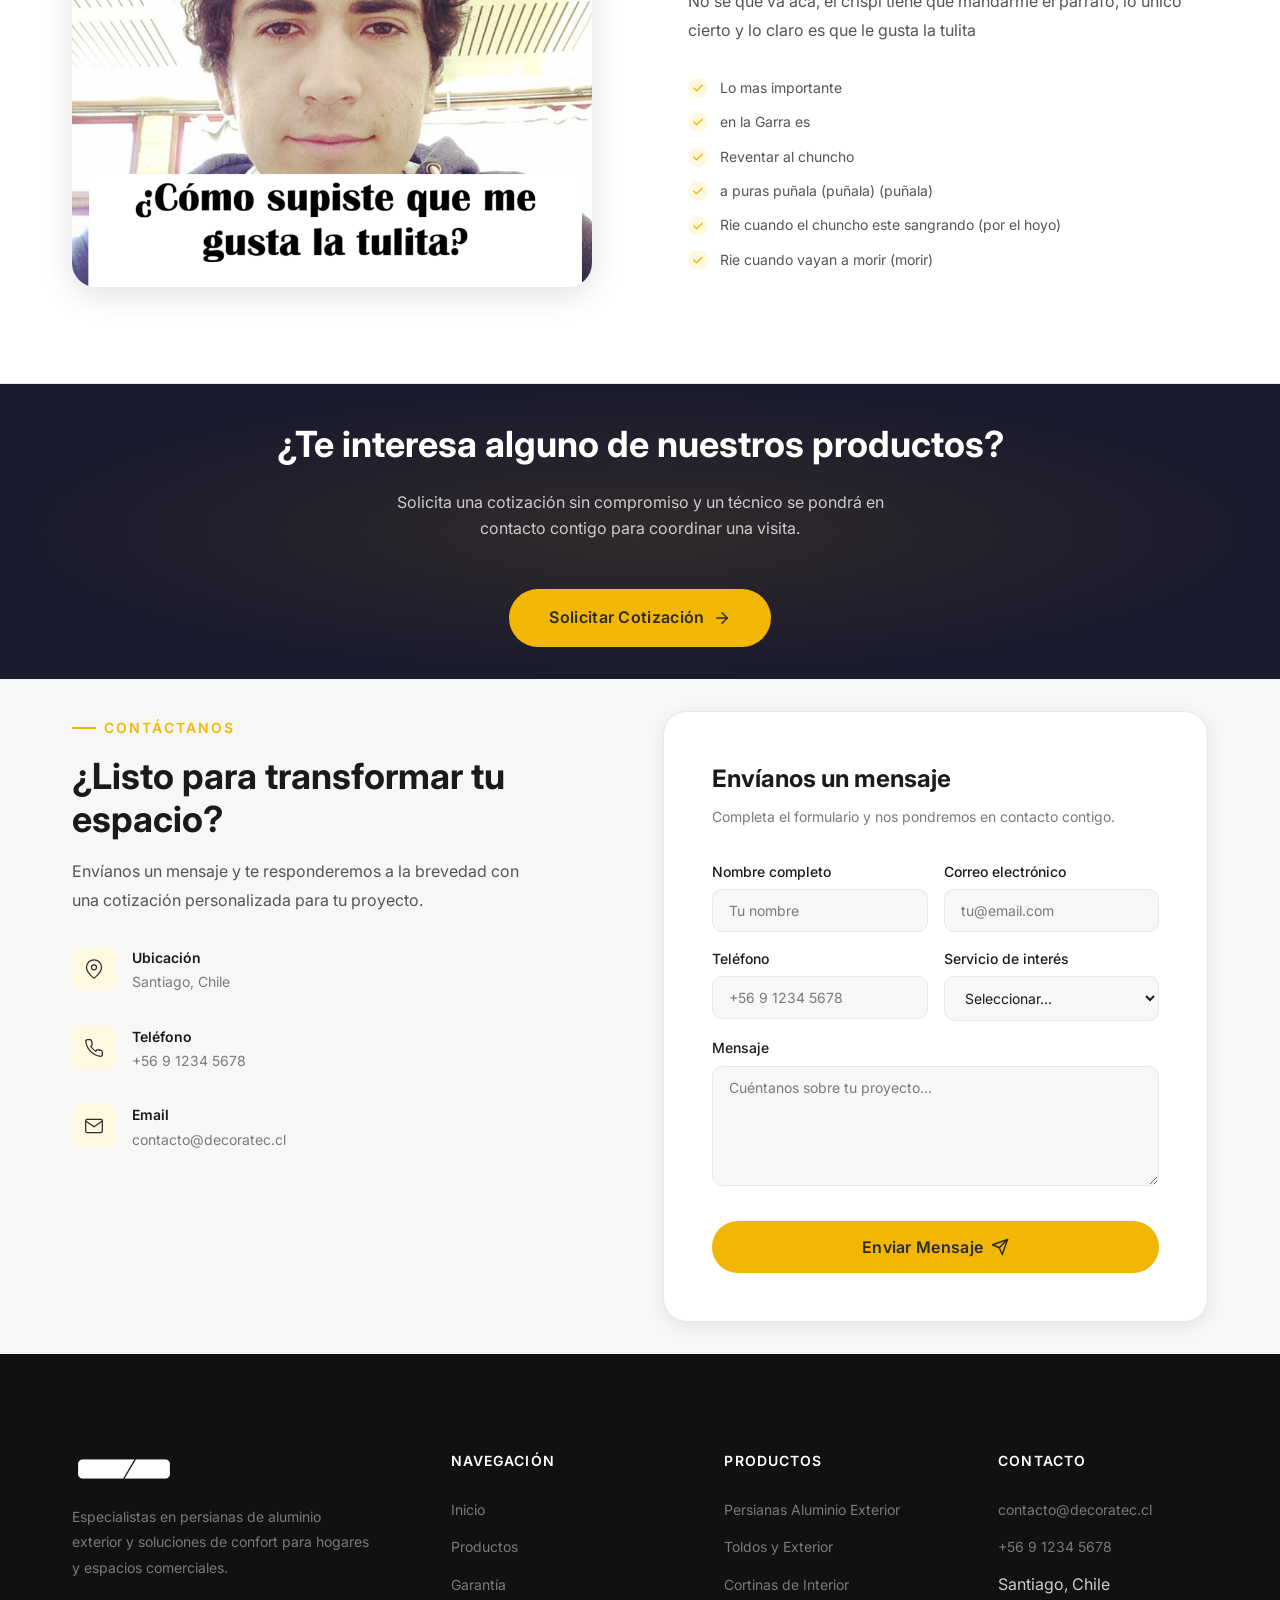
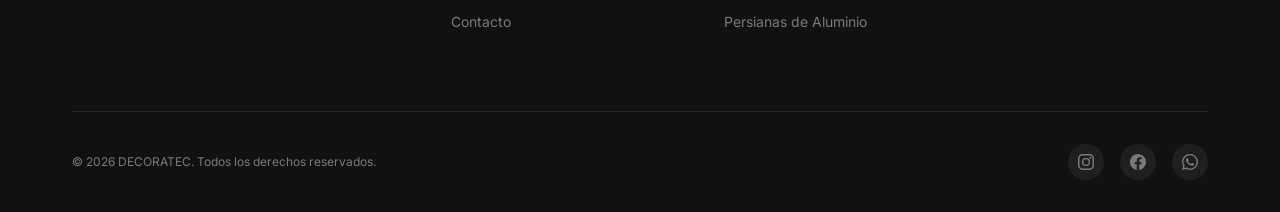
<file: interior.html>
<!DOCTYPE html>
<html lang="es">

<head>
  <meta charset="UTF-8">
  <meta name="viewport" content="width=device-width, initial-scale=1.0">
  <meta name="description"
    content="DECORATEC — Cortinas de interior: Roller Sunscreen, Roller BlackOut, Persianas Verticales, Persianas de Aluminio, Domótica y Mantención.">
  <title>Cortinas de Interior — DECORATEC</title>
  <link rel="stylesheet" href="styles.css">
  <link rel="icon" type="image/png" href="fotos/Logo.png">
</head>

<body>

  <!-- ========== NAVBAR ========== -->
  <nav class="navbar scrolled" id="navbar">
    <div class="container container--wide navbar__inner">
      <a href="index.html" aria-label="DECORATEC inicio">
        <img src="fotos/Logo.png" alt="DECORATEC Logo" class="navbar__logo">
      </a>

      <div class="navbar__menu" id="navMenu">
        <ul class="navbar__links">
          <li><a href="index.html" class="navbar__link active" data-section="hero">INICIO</a></li>
          <li><a href="#beneficios" class="navbar__link" data-section="beneficios">¿POR QUÉ ELEGIRNOS?</a></li>
          <li><a href="#productos" class="navbar__link" data-section="productos">PRODUCTOS</a></li>
          <li><a href="#contacto" class="navbar__link" data-section="contacto">CONTACTO</a></li>
        </ul>
      </div>

      <button class="navbar__toggle" id="navToggle" aria-label="Abrir menú">
        <span></span>
        <span></span>
        <span></span>
      </button>
    </div>
    <div class="navbar__overlay" id="navOverlay"></div>
  </nav>

  <!-- ========== PAGE HERO ========== -->
  <section class="page-hero">
    <div class="page-hero__bg">
      <img src="fotos/ROLLER BLACKOUT.jpg" alt="Cortinas de interior DECORATEC" loading="eager">
    </div>
    <div class="page-hero__overlay"></div>
    <div class="page-hero__content">
      <nav class="page-hero__breadcrumb">
        <a href="index.html">Inicio</a>
        <span>/</span>
        <span>Interior</span>
      </nav>
      <h1 class="page-hero__title">Cortinas de Interior</h1>
    </div>
  </section>

  <!-- ========== PRODUCT DETAILS ========== -->

  <!-- Roller Sunscreen -->
  <section class="product-detail" id="roller-sunscreen">
    <div class="container product-detail__inner">
      <div class="product-detail__image reveal-left">
        <img src="fotos/ROLLER SUNSCREEN 2.jpg" alt="Cortina Roller Sunscreen" loading="lazy">
      </div>
      <div class="reveal-right">
        <h2 class="product-detail__title">Cortinas roller Sunscreen</h2>
        <p class="product-detail__desc">
          Sunscreen es una solución moderna y funcional para el control de la luz y la protección
          solar en hogares, oficinas y espacios comerciales. Está fabricada con un tejido técnico
          microperforado que permite el ingreso de luz natural, manteniendo la visibilidad hacia
          el exterior durante el día.
        </p>
        <div class="product-detail__features">
          <span class="product-detail__feature">Reduce el calor y el deslumbramiento</span>
          <span class="product-detail__feature">Filtra gran parte de los rayos UV</span>
          <span class="product-detail__feature">Mantiene la entrada de luz natural</span>
          <span class="product-detail__feature">Conserva la vista hacia el exterior durante el día</span>
          <span class="product-detail__feature">Protege muebles y pisos de la decoloración por el sol</span>
          <span class="product-detail__feature">Diseño minimalista y de fácil mantenimiento</span>
        </div>
      </div>
    </div>
  </section>

  <!-- Roller BlackOut -->
  <section class="product-detail" id="roller-blackout">
    <div class="container product-detail__inner">
      <div class="product-detail__image reveal-left">
        <img src="fotos/ROLLER BLACKOUT.jpg" alt="Cortina Roller BlackOut" loading="lazy">
      </div>
      <div class="reveal-right">
        <h2 class="product-detail__title">Cortinas roller BlackOut</h2>
        <p class="product-detail__desc">
          Blackout está fabricada con una tela opaca que bloquea prácticamente el 100% de la luz exterior,
          proporcionando máxima privacidad y un mejor control de la luminosidad. Es ideal para dormitorios,
          salas de televisión, oficinas y cualquier espacio donde se requiera oscuridad o reducción del
          ingreso de calor.
        </p>
        <div class="product-detail__features">
          <span class="product-detail__feature">Bloquea el ingreso de luz exterior</span>
          <span class="product-detail__feature">Entrega máxima privacidad</span>
          <span class="product-detail__feature">Ayuda a reducir el calor y el resplandor solar</span>
        </div>
      </div>
    </div>
  </section>

  <!-- Persianas Verticales -->
  <section class="product-detail" id="persiana-vertical">
    <div class="container product-detail__inner">
      <div class="product-detail__image reveal-left">
        <img src="fotos/PERSIANAS VERTICALES 2.jpg" alt="Persiana Vertical" loading="lazy">
      </div>
      <div class="reveal-right">
        <h2 class="product-detail__title">Persianas Verticales</h2>
        <p class="product-detail__desc">
          La persiana vertical es un sistema de cubrimiento para ventanas compuesto por láminas verticales
          que giran y se desplazan lateralmente, permitiendo controlar de forma precisa la entrada de luz
          y el nivel de privacidad. Es una opción práctica y elegante, especialmente recomendada para
          ventanas de gran tamaño, ventanales y puertas de acceso a terrazas.
        </p>
        <div class="product-detail__features">
          <span class="product-detail__feature">Control eficiente de la luz natural</span>
          <span class="product-detail__feature">Mayor privacidad mediante la orientación de las láminas</span>
          <span class="product-detail__feature">Ideal para ventanales y puertas de terraza</span>
          <span class="product-detail__feature">Fácil limpieza y mantenimiento</span>
          <span class="product-detail__feature">Permite una amplia apertura para aprovechar las vistas</span>
          <span class="product-detail__feature">Diseño versátil para hogares y oficinas</span>
        </div>
      </div>
    </div>
  </section>

  <!-- Persianas de Aluminio -->
  <section class="product-detail" id="persiana-aluminio">
    <div class="container product-detail__inner">
      <div class="product-detail__image reveal-left">
        <img src="fotos/PERSIANAS DE ALUMINIO 2.jpg" alt="Persianas de Aluminio" loading="lazy">
      </div>
      <div class="reveal-right">
        <h2 class="product-detail__title">Persianas de Aluminio</h2>
        <p class="product-detail__desc">
          Las persianas de aluminio para interior son un sistema de control lumínico compuesto por láminas
          horizontales de aluminio de alta resistencia, generalmente disponibles en anchos de 25 mm o 50 mm.
          Estas láminas están suspendidas mediante escalerillas y cordones que permiten su elevación y
          orientación, logrando un control preciso de la luz natural, la privacidad y el confort visual.
        </p>
        <div class="product-detail__features">
          <span class="product-detail__feature">Control preciso de la entrada de luz</span>
          <span class="product-detail__feature">Mayor privacidad mediante la orientación de las láminas</span>
          <span class="product-detail__feature">Alta resistencia y larga vida útil</span>
          <span class="product-detail__feature">No se deforman ni absorben humedad</span>
          <span class="product-detail__feature">Fáciles de limpiar y mantener</span>
          <span class="product-detail__feature">Ideales para cocinas, baños, oficinas y espacios comerciales</span>
        </div>
      </div>
    </div>
  </section>

  <!-- Domótica -->
  <section class="product-detail" id="domotica">
    <div class="container product-detail__inner">
      <div class="product-detail__image reveal-left">
        <img src="fotos/domotica.png" alt="Domótica" loading="lazy">
      </div>
      <div class="reveal-right">
        <h2 class="product-detail__title">Domótica</h2>
        <p class="product-detail__desc">
          No sé que vá acá, el crispi tiene que mandarme el parrafo, lo unico cierto y lo claro es que le gusta la
          tulita
        </p>
        <div class="product-detail__features">
          <span class="product-detail__feature">Lo mas importante</span>
          <span class="product-detail__feature">en la Garra es</span>
          <span class="product-detail__feature">Reventar al chuncho</span>
          <span class="product-detail__feature">a puras puñala (puñala) (puñala)</span>
          <span class="product-detail__feature">Rie cuando el chuncho este sangrando (por el hoyo)</span>
          <span class="product-detail__feature">Rie cuando vayan a morir (morir)</span>
        </div>
      </div>
    </div>
  </section>


  <!-- ========== CTA ========== -->
  <section class="detail-cta section-padding">
    <div class="container detail-cta__inner">
      <h2 class="detail-cta__title reveal">¿Te interesa alguno de nuestros productos?</h2>
      <p class="detail-cta__desc reveal">Solicita una cotización sin compromiso y un técnico se pondrá en contacto
        contigo para coordinar una visita.</p>
      <a href="index.html#contacto" class="btn btn--primary btn--lg reveal">
        Solicitar Cotización
        <svg width="18" height="18" viewBox="0 0 24 24" fill="none" stroke="currentColor" stroke-width="2"
          stroke-linecap="round" stroke-linejoin="round">
          <path d="M5 12h14" />
          <path d="m12 5 7 7-7 7" />
        </svg>
      </a>
    </div>
  </section>


  <!-- ========== CONTACT ========== -->
  <section class="contact section-padding" id="contacto">
    <div class="container contact__inner">
      <div class="contact__info reveal-left">
        <span class="section-label">Contáctanos</span>
        <h2 class="section-title">¿Listo para transformar tu espacio?</h2>
        <p class="section-subtitle" style="margin-bottom: 2rem;">
          Envíanos un mensaje y te responderemos a la brevedad con una cotización personalizada para tu proyecto.
        </p>

        <div class="contact__detail">
          <div class="contact__detail-icon">
            <svg viewBox="0 0 24 24">
              <path d="M21 10c0 7-9 13-9 13s-9-6-9-13a9 9 0 0 1 18 0z" />
              <circle cx="12" cy="10" r="3" />
            </svg>
          </div>
          <div class="contact__detail-text">
            <h4>Ubicación</h4>
            <p>Santiago, Chile</p>
          </div>
        </div>

        <div class="contact__detail">
          <div class="contact__detail-icon">
            <svg viewBox="0 0 24 24">
              <path
                d="M22 16.92v3a2 2 0 0 1-2.18 2 19.79 19.79 0 0 1-8.63-3.07 19.5 19.5 0 0 1-6-6 19.79 19.79 0 0 1-3.07-8.67A2 2 0 0 1 4.11 2h3a2 2 0 0 1 2 1.72 12.84 12.84 0 0 0 .7 2.81 2 2 0 0 1-.45 2.11L8.09 9.91a16 16 0 0 0 6 6l1.27-1.27a2 2 0 0 1 2.11-.45 12.84 12.84 0 0 0 2.81.7A2 2 0 0 1 22 16.92z" />
            </svg>
          </div>
          <div class="contact__detail-text">
            <h4>Teléfono</h4>
            <p>+56 9 1234 5678</p>
          </div>
        </div>

        <div class="contact__detail">
          <div class="contact__detail-icon">
            <svg viewBox="0 0 24 24">
              <path d="M4 4h16c1.1 0 2 .9 2 2v12c0 1.1-.9 2-2 2H4c-1.1 0-2-.9-2-2V6c0-1.1.9-2 2-2z" />
              <polyline points="22,6 12,13 2,6" />
            </svg>
          </div>
          <div class="contact__detail-text">
            <h4>Email</h4>
            <p>contacto@decoratec.cl</p>
          </div>
        </div>
      </div>

      <div class="reveal-right">
        <form class="contact-form" id="contactForm">
          <h3 class="contact-form__title">Envíanos un mensaje</h3>
          <p class="contact-form__subtitle">Completa el formulario y nos pondremos en contacto contigo.</p>

          <div class="form-row">
            <div class="form-group">
              <label for="contact-name">Nombre completo</label>
              <input type="text" id="contact-name" name="name" placeholder="Tu nombre" required>
            </div>
            <div class="form-group">
              <label for="contact-email">Correo electrónico</label>
              <input type="email" id="contact-email" name="email" placeholder="tu@email.com" required>
            </div>
          </div>

          <div class="form-row">
            <div class="form-group">
              <label for="contact-phone">Teléfono</label>
              <input type="tel" id="contact-phone" name="phone" placeholder="+56 9 1234 5678">
            </div>
            <div class="form-group">
              <label for="contact-service">Servicio de interés</label>
              <select id="contact-service" name="service">
                <option value="">Seleccionar...</option>
                <option value="persiana-aluminio-ext">Persianas de Aluminio Exterior</option>
                <option value="toldo-vertical">Toldos Verticales</option>
                <option value="toldo-proyectante">Toldo Proyectante</option>
                <option value="roller-sunscreen">Roller Sunscreen</option>
                <option value="roller-blackout">Roller BlackOut</option>
                <option value="persiana-vertical">Persianas Verticales</option>
                <option value="persiana-aluminio">Persianas de Aluminio Interior</option>
              </select>
            </div>
          </div>

          <div class="form-group">
            <label for="contact-message">Mensaje</label>
            <textarea id="contact-message" name="message" placeholder="Cuéntanos sobre tu proyecto..."
              required></textarea>
          </div>

          <button type="submit" class="btn btn--primary btn--lg" id="contactSubmit">
            Enviar Mensaje
            <svg width="18" height="18" viewBox="0 0 24 24" fill="none" stroke="currentColor" stroke-width="2"
              stroke-linecap="round" stroke-linejoin="round">
              <line x1="22" y1="2" x2="11" y2="13" />
              <polygon points="22 2 15 22 11 13 2 9 22 2" />
            </svg>
          </button>
        </form>

        <!-- Success state -->
        <div class="form-success" id="formSuccess">
          <div class="form-success__icon">
            <svg viewBox="0 0 24 24">
              <polyline points="20 6 9 17 4 12" />
            </svg>
          </div>
          <h3>¡Mensaje enviado!</h3>
          <p>Nos pondremos en contacto contigo a la brevedad.</p>
        </div>
      </div>
    </div>
  </section>



  <!-- ========== FOOTER ========== -->
  <footer class="footer">
    <div class="container">
      <div class="footer__grid">
        <div class="footer__brand">
          <img src="fotos/Logo.png" alt="DECORATEC">
          <p>Especialistas en persianas de aluminio exterior y soluciones de confort para hogares y espacios
            comerciales.</p>
        </div>

        <div>
          <h4 class="footer__col-title">Navegación</h4>
          <ul class="footer__links">
            <li><a href="index.html">Inicio</a></li>
            <li><a href="index.html#productos">Productos</a></li>
            <li><a href="index.html#beneficios">Garantía</a></li>
            <li><a href="index.html#contacto">Contacto</a></li>
          </ul>
        </div>

        <div>
          <h4 class="footer__col-title">Productos</h4>
          <ul class="footer__links">
            <li><a href="exterior.html#persiana-aluminio-exterior">Persianas Aluminio Exterior</a></li>
            <li><a href="exterior.html">Toldos y Exterior</a></li>
            <li><a href="interior.html">Cortinas de Interior</a></li>
            <li><a href="#persiana-aluminio">Persianas de Aluminio</a></li>
          </ul>
        </div>

        <div>
          <h4 class="footer__col-title">Contacto</h4>
          <ul class="footer__links">
            <li><a href="mailto:contacto@decoratec.cl">contacto@decoratec.cl</a></li>
            <li><a href="tel:+56912345678">+56 9 1234 5678</a></li>
            <li>Santiago, Chile</li>
          </ul>
        </div>
      </div>

      <div class="footer__bottom">
        <p>&copy; 2026 DECORATEC. Todos los derechos reservados.</p>
        <div class="footer__social">
          <a href="#" aria-label="Instagram">
            <svg viewBox="0 0 24 24">
              <path
                d="M12 2.163c3.204 0 3.584.012 4.85.07 3.252.148 4.771 1.691 4.919 4.919.058 1.265.069 1.645.069 4.849 0 3.205-.012 3.584-.069 4.849-.149 3.225-1.664 4.771-4.919 4.919-1.266.058-1.644.07-4.85.07-3.204 0-3.584-.012-4.849-.07-3.26-.149-4.771-1.699-4.919-4.92-.058-1.265-.07-1.644-.07-4.849 0-3.204.013-3.583.07-4.849.149-3.227 1.664-4.771 4.919-4.919 1.266-.057 1.645-.069 4.849-.069zM12 0C8.741 0 8.333.014 7.053.072 2.695.272.273 2.69.073 7.052.014 8.333 0 8.741 0 12c0 3.259.014 3.668.072 4.948.2 4.358 2.618 6.78 6.98 6.98C8.333 23.986 8.741 24 12 24c3.259 0 3.668-.014 4.948-.072 4.354-.2 6.782-2.618 6.979-6.98.059-1.28.073-1.689.073-4.948 0-3.259-.014-3.667-.072-4.947-.196-4.354-2.617-6.78-6.979-6.98C15.668.014 15.259 0 12 0zm0 5.838a6.162 6.162 0 100 12.324 6.162 6.162 0 000-12.324zM12 16a4 4 0 110-8 4 4 0 010 8zm6.406-11.845a1.44 1.44 0 100 2.881 1.44 1.44 0 000-2.881z" />
            </svg>
          </a>
          <a href="#" aria-label="Facebook">
            <svg viewBox="0 0 24 24">
              <path
                d="M24 12.073c0-6.627-5.373-12-12-12s-12 5.373-12 12c0 5.99 4.388 10.954 10.125 11.854v-8.385H7.078v-3.47h3.047V9.43c0-3.007 1.792-4.669 4.533-4.669 1.312 0 2.686.235 2.686.235v2.953H15.83c-1.491 0-1.956.925-1.956 1.874v2.25h3.328l-.532 3.47h-2.796v8.385C19.612 23.027 24 18.062 24 12.073z" />
            </svg>
          </a>
          <a href="#" aria-label="WhatsApp">
            <svg viewBox="0 0 24 24">
              <path
                d="M17.472 14.382c-.297-.149-1.758-.867-2.03-.967-.273-.099-.471-.148-.67.15-.197.297-.767.966-.94 1.164-.173.199-.347.223-.644.075-.297-.15-1.255-.463-2.39-1.475-.883-.788-1.48-1.761-1.653-2.059-.173-.297-.018-.458.13-.606.134-.133.298-.347.446-.52.149-.174.198-.298.298-.497.099-.198.05-.371-.025-.52-.075-.149-.669-1.612-.916-2.207-.242-.579-.487-.5-.669-.51-.173-.008-.371-.01-.57-.01-.198 0-.52.074-.792.372-.272.297-1.04 1.016-1.04 2.479 0 1.462 1.065 2.875 1.213 3.074.149.198 2.096 3.2 5.077 4.487.709.306 1.262.489 1.694.625.712.227 1.36.195 1.871.118.571-.085 1.758-.719 2.006-1.413.248-.694.248-1.289.173-1.413-.074-.124-.272-.198-.57-.347m-5.421 7.403h-.004a9.87 9.87 0 01-5.031-1.378l-.361-.214-3.741.982.998-3.648-.235-.374a9.86 9.86 0 01-1.51-5.26c.001-5.45 4.436-9.884 9.888-9.884 2.64 0 5.122 1.03 6.988 2.898a9.825 9.825 0 012.893 6.994c-.003 5.45-4.437 9.884-9.885 9.884m8.413-18.297A11.815 11.815 0 0012.05 0C5.495 0 .16 5.335.157 11.892c0 2.096.547 4.142 1.588 5.945L.057 24l6.305-1.654a11.882 11.882 0 005.683 1.448h.005c6.554 0 11.89-5.335 11.893-11.893a11.821 11.821 0 00-3.48-8.413z" />
            </svg>
          </a>
        </div>
      </div>
    </div>
  </footer>

  <a class="btn-whatsapp" href="https://wa.link/61ogrb" target="_blank" rel="noopener noreferrer">
    <svg viewBox="0 0 32 32" width="22" height="22" fill="currentColor" aria-hidden="true">
      <path
        d="M16.003 3C9.376 3 4 8.373 4 15c0 2.385.697 4.607 1.894 6.48L4 29l7.7-1.857A11.94 11.94 0 0 0 16.003 27C22.63 27 28 21.627 28 15S22.63 3 16.003 3zm0 21.8a9.77 9.77 0 0 1-4.98-1.363l-.357-.213-4.57 1.102 1.126-4.45-.233-.366A9.77 9.77 0 0 1 6.2 15c0-5.413 4.39-9.8 9.803-9.8 5.41 0 9.797 4.387 9.797 9.8 0 5.41-4.387 9.8-9.797 9.8zm5.37-7.34c-.294-.147-1.743-.86-2.013-.958-.27-.098-.466-.147-.663.147-.196.294-.76.958-.932 1.155-.172.196-.343.22-.637.073-.294-.147-1.242-.458-2.366-1.46-.875-.78-1.465-1.744-1.637-2.038-.172-.294-.018-.453.13-.6.132-.132.294-.343.44-.515.148-.172.197-.294.295-.49.098-.197.05-.368-.025-.515-.073-.147-.663-1.6-.908-2.19-.24-.575-.483-.497-.663-.506l-.565-.01c-.196 0-.515.073-.785.368-.27.294-1.03 1.007-1.03 2.457s1.055 2.85 1.202 3.046c.147.196 2.078 3.173 5.035 4.45.704.304 1.253.485 1.68.62.706.225 1.348.193 1.856.117.566-.085 1.743-.713 1.989-1.4.245-.688.245-1.277.172-1.4-.073-.122-.27-.196-.564-.343z" />
    </svg>
    Escríbenos por WhatsApp
  </a>

  <script src="main.js"></script>
</body>

</html>
</file>
<file: styles.css>
/* ============================================
   DECORATEC — Design System & Styles
   ============================================ */

/* ---------- Google Fonts ---------- */
@import url('https://fonts.googleapis.com/css2?family=Inter:wght@300;400;500;600;700;800&display=swap');

/* ---------- CSS Custom Properties ---------- */
:root {
  /* Brand Colors */
  --brand-yellow: #F2B705;
  --brand-yellow-hover: #D9A004;
  --brand-yellow-light: #FFF8E1;
  --brand-dark: #2B2B2B;
  --brand-dark-hover: #1A1A1A;

  /* Surface Colors */
  --surface-white: #FFFFFF;
  --surface-light: #F7F7F5;
  --surface-banner: #1A1A2E;
  --surface-footer: #111111;

  /* Text Colors */
  --text-primary: #1A1A1A;
  --text-secondary: #555555;
  --text-muted: #7A7A7A;
  --text-white: #FFFFFF;
  --text-on-dark: #CCCCCC;

  /* Borders & Shadows */
  --border-light: #E8E8E8;
  --border-medium: #D0D0D0;
  --shadow-sm: 0 1px 3px rgba(0, 0, 0, 0.06);
  --shadow-md: 0 4px 16px rgba(0, 0, 0, 0.08);
  --shadow-lg: 0 8px 32px rgba(0, 0, 0, 0.12);
  --shadow-xl: 0 16px 48px rgba(0, 0, 0, 0.16);
  --shadow-card-hover: 0 12px 40px rgb(132, 132, 132);

  /* Typography */
  --font-primary: 'Inter', -apple-system, BlinkMacSystemFont, 'Segoe UI', sans-serif;
  --fs-display: clamp(2.5rem, 5vw, 4rem);
  --fs-h1: clamp(2rem, 4vw, 3rem);
  --fs-h2: clamp(1.5rem, 3vw, 2.25rem);
  --fs-h3: clamp(1.15rem, 2vw, 1.5rem);
  --fs-h4: 1.125rem;
  --fs-body: 1rem;
  --fs-small: 0.875rem;
  --fs-xs: 0.75rem;
  --lh-tight: 1.2;
  --lh-normal: 1.6;
  --lh-relaxed: 1.8;

  /* Spacing */
  --space-xs: 0.5rem;
  --space-sm: 0.75rem;
  --space-md: 1rem;
  --space-lg: 1.5rem;
  --space-xl: 2rem;
  --space-2xl: 3rem;
  --space-3xl: 4rem;
  --space-4xl: 6rem;
  --space-5xl: 8rem;

  /* Layout */
  --container-max: 1200px;
  --container-wide: 1400px;
  --navbar-height: 80px;

  /* Borders */
  --radius-sm: 6px;
  --radius-md: 10px;
  --radius-lg: 16px;
  --radius-xl: 24px;
  --radius-full: 9999px;

  /* Transitions */
  --transition-fast: 0.2s cubic-bezier(0.4, 0, 0.2, 1);
  --transition-base: 0.3s cubic-bezier(0.4, 0, 0.2, 1);
  --transition-slow: 0.5s cubic-bezier(0.4, 0, 0.2, 1);
  --transition-spring: 0.5s cubic-bezier(0.34, 1.56, 0.64, 1);
}

/* ---------- Reset ---------- */
*,
*::before,
*::after {
  margin: 0;
  padding: 0;
  box-sizing: border-box;
}

html {
  scroll-behavior: smooth;
  -webkit-font-smoothing: antialiased;
  -moz-osx-font-smoothing: grayscale;
}

body {
  font-family: var(--font-primary);
  font-size: var(--fs-body);
  line-height: var(--lh-normal);
  color: var(--text-primary);
  background-color: var(--surface-white);
  overflow-x: hidden;
}

img {
  max-width: 100%;
  height: auto;
  display: block;
}

a {
  text-decoration: none;
  color: inherit;
  transition: color var(--transition-fast);
}

ul,
ol {
  list-style: none;
}

button,
input,
textarea,
select {
  font-family: inherit;
  font-size: inherit;
  border: none;
  outline: none;
  background: none;
}

button {
  cursor: pointer;
}

/* ---------- Utility ---------- */
.container {
  width: 100%;
  max-width: var(--container-max);
  margin: 0 auto;
  padding: 0 var(--space-xl);
}

.container--wide {
  max-width: var(--container-wide);
}

.section-padding {
  padding: var(--space-xl) 0;
}

.text-center {
  text-align: center;
}

.sr-only {
  position: absolute;
  width: 1px;
  height: 1px;
  padding: 0;
  margin: -1px;
  overflow: hidden;
  clip: rect(0, 0, 0, 0);
  border: 0;
}

/* ---------- Section Headers ---------- */
.section-label {
  display: inline-flex;
  align-items: center;
  gap: var(--space-xs);
  font-size: var(--fs-small);
  font-weight: 600;
  text-transform: uppercase;
  letter-spacing: 0.15em;
  color: var(--brand-yellow);
  margin-bottom: var(--space-md);
}

.section-label::before {
  content: '';
  display: inline-block;
  width: 24px;
  height: 2px;
  background: var(--brand-yellow);
}

.section-title {
  font-size: var(--fs-h2);
  font-weight: 700;
  line-height: var(--lh-tight);
  color: var(--text-primary);
  margin-bottom: var(--space-md);
}

.section-subtitle {
  font-size: var(--fs-body);
  font-weight: 400;
  line-height: var(--lh-relaxed);
  color: var(--text-secondary);
  max-width: 600px;
}

.section-subtitle.centered {
  margin: 0 auto;
}

/* ============================================
   NAVBAR
   ============================================ */
.navbar {
  position: fixed;
  top: 0;
  left: 0;
  right: 0;
  height: var(--navbar-height);
  z-index: 1000;
  background: rgba(255, 255, 255, 0.92);
  backdrop-filter: blur(20px);
  -webkit-backdrop-filter: blur(20px);
  border-bottom: 1px solid transparent;
  transition: all var(--transition-base);
}

.navbar.scrolled {
  background: rgba(255, 255, 255, 0.98);
  border-bottom-color: var(--border-light);
  box-shadow: var(--shadow-sm);
}

.navbar__inner {
  display: flex;
  align-items: center;
  justify-content: space-between;
  height: 100%;
}

.navbar__logo {
  height: 70px;
  width: auto;
  transition: transform var(--transition-fast);
}

.footer__logo {
  height: 42px;
  width: auto;
  transition: transform var(--transition-fast);
}

.navbar__logo:hover {
  transform: scale(1.03);
}

.navbar__links {
  display: flex;
  align-items: center;
  gap: var(--space-xl);
}

.navbar__link {
  position: relative;
  font-size: var(--fs-small);
  font-weight: 500;
  letter-spacing: 0.03em;
  color: var(--text-secondary);
  padding: var(--space-xs) 0;
  transition: color var(--transition-fast);
}

.navbar__link::after {
  content: '';
  position: absolute;
  bottom: 0;
  left: 0;
  width: 0;
  height: 2px;
  background: var(--brand-yellow);
  transition: width var(--transition-base);
}

.navbar__link:hover,
.navbar__link.active {
  color: var(--text-primary);
}

.navbar__link:hover::after,
.navbar__link.active::after {
  width: 100%;
}

.navbar__cta {
  display: inline-flex;
  align-items: center;
  gap: var(--space-xs);
  padding: 10px 24px;
  background: var(--brand-dark);
  color: var(--text-white);
  font-size: var(--fs-small);
  font-weight: 600;
  border-radius: var(--radius-full);
  transition: all var(--transition-fast);
}

.navbar__cta:hover {
  background: var(--brand-yellow);
  color: var(--brand-dark);
  transform: translateY(-1px);
  box-shadow: var(--shadow-md);
}

/* Mobile Menu Button */
.navbar__toggle {
  display: none;
  flex-direction: column;
  gap: 5px;
  padding: 8px;
  cursor: pointer;
  z-index: 1001;
}

.navbar__toggle span {
  display: block;
  width: 24px;
  height: 2px;
  background: var(--brand-dark);
  border-radius: 2px;
  transition: all var(--transition-base);
  transform-origin: center;
}

.navbar__toggle.active span:nth-child(1) {
  transform: rotate(45deg) translate(5px, 5px);
}

.navbar__toggle.active span:nth-child(2) {
  opacity: 0;
}

.navbar__toggle.active span:nth-child(3) {
  transform: rotate(-45deg) translate(5px, -5px);
}

/* ============================================
   HERO
   ============================================ */
.hero {
  position: relative;
  min-height: 100vh;
  display: flex;
  align-items: center;
  overflow: hidden;
}

.hero__bg {
  position: absolute;
  inset: 0;
  z-index: -2;
}

.hero__bg img {
  width: 100%;
  height: 100%;
  object-fit: cover;
}

.hero__overlay {
  position: absolute;
  inset: 0;
  z-index: -1;
  background: linear-gradient(135deg,
      rgba(0, 0, 0, 0.7) 0%,
      rgba(0, 0, 0, 0.4) 50%,
      rgba(0, 0, 0, 0.2) 100%);
}

.hero__content {
  position: relative;
  width: 40%;
  padding-top: var(--navbar-height);
  flex: 1;
  text-align: left;
}

.hero__badge {
  display: inline-flex;
  align-items: center;
  gap: var(--space-xs);
  padding: 8px 20px;
  background: rgba(242, 183, 5, 0.15);
  border: 1px solid rgba(242, 183, 5, 0.3);
  border-radius: var(--radius-full);
  font-size: var(--fs-xs);
  font-weight: 600;
  color: var(--brand-yellow);
  text-transform: uppercase;
  letter-spacing: 0.12em;
  margin-bottom: var(--space-xl);
  backdrop-filter: blur(10px);
}

.hero__title {
  font-size: clamp(3rem, 5vw, 6rem);
  font-weight: 100%;
  line-height: 1.4;
  color: var(--text-white);
  margin-bottom: var(--space-lg);
  letter-spacing: -0.02em;
  width: 70%;
}

.hero__title span {
  color: var(--brand-yellow);
}

.hero__subtitle {
  font-size: clamp(1.9rem, 3vw, 1.8rem);
  font-weight: 300;
  line-height: var(--lh-relaxed);
  color: rgba(255, 255, 255, 0.8);
  margin-bottom: var(--space-2xl);
  max-width: 690px;
}

.hero__actions {
  display: flex;
  align-items: center;
  gap: var(--space-md);
  flex-wrap: wrap;
}

/* Buttons */
.btn {
  display: inline-flex;
  align-items: center;
  justify-content: center;
  gap: var(--space-xs);
  padding: 14px 32px;
  font-size: var(--fs-small);
  font-weight: 600;
  border-radius: var(--radius-full);
  transition: all var(--transition-fast);
  letter-spacing: 0.02em;
  white-space: nowrap;
}

.btn--primary {
  background: var(--brand-yellow);
  color: var(--brand-dark);
}

.btn--primary:hover {
  background: var(--brand-yellow-hover);
  transform: translateY(-2px);
  box-shadow: 0 8px 24px rgba(242, 183, 5, 0.35);
}

.btn--outline {
  background: transparent;
  color: var(--text-white);
  border: 1.5px solid rgba(255, 255, 255, 0.4);
}

.btn--outline:hover {
  background: rgba(255, 255, 255, 0.1);
  border-color: rgba(255, 255, 255, 0.7);
  transform: translateY(-2px);
}

.btn--dark {
  background: var(--brand-dark);
  color: var(--text-white);
}

.btn--dark:hover {
  background: var(--brand-dark-hover);
  transform: translateY(-2px);
  box-shadow: var(--shadow-lg);
}

.btn--ghost {
  background: transparent;
  color: var(--text-primary);
  border: 1.5px solid var(--border-medium);
}

.btn--ghost:hover {
  border-color: var(--brand-yellow);
  color: var(--brand-dark);
  transform: translateY(-2px);
}

.btn--sm {
  padding: 10px 22px;
  font-size: var(--fs-xs);
}

.btn--lg {
  padding: 16px 40px;
  font-size: var(--fs-body);
}

.btn svg,
.btn .btn-icon {
  width: 18px;
  height: 18px;
  transition: transform var(--transition-fast);
}

.btn:hover svg,
.btn:hover .btn-icon {
  transform: translateX(3px);
}

/* Hero scroll indicator */
.hero__scroll {
  position: absolute;
  bottom: 40px;
  left: 50%;
  transform: translateX(-50%);
  display: flex;
  flex-direction: column;
  align-items: center;
  gap: var(--space-xs);
  color: rgba(255, 255, 255, 0.5);
  font-size: var(--fs-xs);
  letter-spacing: 0.1em;
  text-transform: uppercase;
  animation: float 3s ease-in-out infinite;
}

.hero__scroll-line {
  width: 1px;
  height: 40px;
  background: linear-gradient(to bottom, rgba(255, 255, 255, 0.5), transparent);
  animation: scrollLine 2s ease-in-out infinite;
}

@keyframes float {

  0%,
  100% {
    transform: translateX(-50%) translateY(0);
  }

  50% {
    transform: translateX(-50%) translateY(-8px);
  }
}

@keyframes scrollLine {
  0% {
    opacity: 0;
    transform: scaleY(0);
    transform-origin: top;
  }

  50% {
    opacity: 1;
    transform: scaleY(1);
    transform-origin: top;
  }

  100% {
    opacity: 0;
    transform: scaleY(0);
    transform-origin: bottom;
  }
}

/* ============================================
   BENEFITS
   ============================================ */
.benefits {
  background: var(--surface-light);
  height: 100%;
  width: auto;
  padding: var(--space-3xl) 0;
}

.benefits__inner {
  display: grid;
  grid-template-columns: 1fr 1fr;
  gap: var(--space-4xl);
  align-items: center;
}

.benefits__text {
  max-width: 500px;
}

.benefits__description {
  font-size: var(--fs-body);
  color: var(--text-secondary);
  line-height: var(--lh-relaxed);
  margin-bottom: var(--space-xl);
}

.benefits__grid {
  display: grid;
  grid-template-columns: 1fr 1fr;
  gap: var(--space-lg);
}

.benefit-card {
  background: var(--surface-white);
  padding: var(--space-xl);
  border-radius: var(--radius-lg);
  border: 1px;
  text-align: center;
}


.benefit-card__icon {
  width: 48px;
  height: 48px;
  display: flex;
  align-items: center;
  justify-content: center;
  background: var(--brand-yellow-light);
  border-radius: var(--radius-md);
  margin-bottom: var(--space-md);
  color: var(--brand-yellow);
}

.benefit-card__icon svg {
  width: 24px;
  height: 24px;
  stroke: var(--brand-dark);
  stroke-width: 1.5;
  fill: none;
  align-items: center;
}

.benefit-card__title {
  font-size: var(--fs-h4);
  font-weight: 600;
  color: var(--text-primary);
  margin-bottom: var(--space-xs);
}

.benefit-card__desc {
  font-size: var(--fs-small);
  color: var(--text-muted);
  height: 30%;
  line-height: var(--lh-normal);
  text-align: justify;
}

/* ============================================
   BANNER (Promo)
   ============================================ */
.banner {
  position: relative;
  background: var(--surface-banner);
  overflow: hidden;
}

.banner::before {
  content: '';
  position: absolute;
  inset: 0;
  background:
    radial-gradient(ellipse at 20% 50%, rgba(242, 183, 5, 0.12) 0%, transparent 60%),
    radial-gradient(ellipse at 80% 50%, rgba(242, 183, 5, 0.08) 0%, transparent 50%);
}

.banner__inner {
  position: relative;
  display: flex;
  align-items: center;
  justify-content: space-between;
  gap: var(--space-xl);
  padding: var(--space-3xl) 0;
}

.banner__content {
  max-width: 600px;
}

.banner__tag {
  display: inline-block;
  padding: 6px 16px;
  background: rgba(242, 183, 5, 0.2);
  border-radius: var(--radius-full);
  font-size: var(--fs-xs);
  font-weight: 600;
  color: var(--brand-yellow);
  text-transform: uppercase;
  letter-spacing: 0.1em;
  margin-bottom: var(--space-md);
}

.banner__title {
  font-size: var(--fs-h2);
  font-weight: 700;
  color: var(--text-white);
  line-height: var(--lh-tight);
  margin-bottom: var(--space-md);
}

.banner__title span {
  color: var(--brand-yellow);
}

.banner__desc {
  font-size: var(--fs-body);
  color: var(--text-on-dark);
  line-height: var(--lh-relaxed);
}

/* ============================================
   PRODUCTS
   ============================================ */
.products-header {
  display: flex;
  align-items: flex-end;
  justify-content: space-between;
  margin-bottom: var(--space-3xl);
  gap: var(--space-xl);
}

.products-header h1 {
  text-align: center;
  font-size: 2.25rem;
  font-weight: 700;
  color: #111827;
  margin-bottom: 1rem;
  margin-left: 22.5%;
  width: 55%;
}

.products-header p {
  display: flex;
  justify-content: center;
  text-align: center;
  font-size: 1.05rem;
  line-height: 1.6;
  color: #6b7280;
  margin-left: 22.5%;
  width: 55%;
}

.products-header__right {
  flex-shrink: 0;
}

.products__category {
  margin-bottom: var(--space-4xl);
}

.products__category:last-child {
  margin-bottom: 0;
}

.category-header {
  display: flex;
  align-items: center;
  gap: var(--space-md);
  margin-bottom: var(--space-2xl);
}

.category-header__line {
  flex: 1;
  height: 1px;
  background: var(--border-light);
}

.category-header__title {
  font-size: var(--fs-h3);
  font-weight: 700;
  color: var(--text-primary);
  letter-spacing: 0.05em;
  text-transform: uppercase;
}

.products__grid {
  display: grid;
  grid-template-columns: repeat(3, 1fr);
  gap: var(--space-xl);
}

/* Product Card */
.product-card {
  position: relative;
  background: var(--surface-white);
  border-radius: var(--radius-lg);
  overflow: hidden;
  border: 1px solid var(--border-light);
  transition: all var(--transition-base);
  cursor: pointer;
  text-decoration: none;
  display: block;
}

.product-card:hover {
  transform: translateY(-6px);
  box-shadow: var(--shadow-card-hover);
}

.product-card__image {
  position: relative;
  aspect-ratio: 4 / 3;
  overflow: hidden;
}

.product-card__image img {
  width: 100%;
  height: 100%;
  object-fit: cover;
  transition: transform var(--transition-slow);
}

.product-card:hover .product-card__image img {
  transform: scale(1.06);
}

.product-card__overlay {
  position: absolute;
  inset: 0;
  background: linear-gradient(to top,
      rgba(0, 0, 0, 0.4) 0%,
      transparent 50%);
  opacity: 0;
  transition: opacity var(--transition-base);
}

.product-card:hover .product-card__overlay {
  opacity: 1;
}

.product-card__view {
  position: absolute;
  bottom: 16px;
  right: 16px;
  display: flex;
  align-items: center;
  gap: 6px;
  padding: 8px 16px;
  background: var(--surface-white);
  border-radius: var(--radius-full);
  font-size: var(--fs-xs);
  font-weight: 600;
  color: var(--brand-dark);
  opacity: 0;
  transform: translateY(8px);
  transition: all var(--transition-base);
}

.product-card:hover .product-card__view {
  opacity: 1;
  transform: translateY(0);
}

.product-card__body {
  padding: var(--space-lg) var(--space-lg) var(--space-xl);
}

.product-card__number {
  display: inline-block;
  font-size: var(--fs-xs);
  font-weight: 700;
  color: var(--brand-yellow);
  margin-bottom: var(--space-xs);
  letter-spacing: 0.05em;
}

.product-card__title {
  font-size: var(--fs-h4);
  font-weight: 600;
  color: var(--text-primary);
  margin-bottom: var(--space-xs);
}

.product-card__desc {
  font-size: var(--fs-small);
  color: var(--text-muted);
  line-height: var(--lh-normal);
}

/* ============================================
   CONTACT
   ============================================ */
.contact {
  background: var(--surface-light);
}

.contact__inner {
  display: grid;
  grid-template-columns: 1fr 1.1fr;
  gap: var(--space-4xl);
  align-items: start;
}

.contact__info {
  max-width: 450px;
}

.contact__detail {
  display: flex;
  align-items: flex-start;
  gap: var(--space-md);
  margin-bottom: var(--space-xl);
}

.contact__detail-icon {
  flex-shrink: 0;
  width: 44px;
  height: 44px;
  display: flex;
  align-items: center;
  justify-content: center;
  background: var(--brand-yellow-light);
  border-radius: var(--radius-md);
}

.contact__detail-icon svg {
  width: 20px;
  height: 20px;
  stroke: var(--brand-dark);
  stroke-width: 1.5;
  fill: none;
}

.contact__detail-text h4 {
  font-size: var(--fs-small);
  font-weight: 600;
  color: var(--text-primary);
  margin-bottom: 2px;
}

.contact__detail-text p {
  font-size: var(--fs-small);
  color: var(--text-muted);
}

/* Contact Form */
.contact-form {
  background: var(--surface-white);
  padding: var(--space-2xl);
  border-radius: var(--radius-xl);
  border: 1px solid var(--border-light);
  box-shadow: var(--shadow-md);
}

.contact-form__title {
  font-size: var(--fs-h3);
  font-weight: 700;
  margin-bottom: var(--space-xs);
  color: var(--text-primary);
}

.contact-form__subtitle {
  font-size: var(--fs-small);
  color: var(--text-muted);
  margin-bottom: var(--space-xl);
}

.form-row {
  display: grid;
  grid-template-columns: 1fr 1fr;
  gap: var(--space-md);
}

.form-group {
  margin-bottom: var(--space-md);
}

.form-group label {
  display: block;
  font-size: var(--fs-small);
  font-weight: 500;
  color: var(--text-primary);
  margin-bottom: 6px;
}

.form-group input,
.form-group textarea,
.form-group select {
  width: 100%;
  padding: 12px 16px;
  background: var(--surface-light);
  border: 1.5px solid var(--border-light);
  border-radius: var(--radius-md);
  font-size: var(--fs-small);
  color: var(--text-primary);
  transition: all var(--transition-fast);
}

.form-group input::placeholder,
.form-group textarea::placeholder {
  color: var(--text-muted);
}

.form-group input:focus,
.form-group textarea:focus,
.form-group select:focus {
  border-color: var(--brand-yellow);
  background: var(--surface-white);
  box-shadow: 0 0 0 3px rgba(242, 183, 5, 0.12);
}

.form-group textarea {
  resize: vertical;
  min-height: 120px;
}

.contact-form .btn {
  width: 100%;
  justify-content: center;
  margin-top: var(--space-sm);
}

/* Form feedback */
.form-success {
  display: none;
  text-align: center;
  padding: var(--space-2xl);
}

.form-success.visible {
  display: block;
}

.form-success__icon {
  width: 64px;
  height: 64px;
  margin: 0 auto var(--space-md);
  background: var(--brand-yellow-light);
  border-radius: 50%;
  display: flex;
  align-items: center;
  justify-content: center;
}

.form-success__icon svg {
  width: 32px;
  height: 32px;
  stroke: var(--brand-yellow);
  stroke-width: 2;
  fill: none;
}

.form-success h3 {
  font-size: var(--fs-h3);
  font-weight: 700;
  margin-bottom: var(--space-xs);
}

.form-success p {
  color: var(--text-muted);
  font-size: var(--fs-small);
}

/* ============================================
   FOOTER
   ============================================ */
.footer {
  background: var(--surface-footer);
  color: var(--text-on-dark);
  padding: var(--space-4xl) 0 var(--space-xl);
}

.footer__grid {
  display: grid;
  grid-template-columns: 1.5fr 1fr 1fr 1fr;
  gap: var(--space-3xl);
  padding-bottom: var(--space-3xl);
  border-bottom: 1px solid rgba(255, 255, 255, 0.08);
}

.footer__brand p {
  font-size: var(--fs-small);
  color: var(--text-muted);
  line-height: var(--lh-relaxed);
  margin-top: var(--space-md);
  max-width: 300px;
}

.footer__brand img {
  height: 38px;
  filter: brightness(10);
}

.footer__col-title {
  font-size: var(--fs-small);
  font-weight: 600;
  color: var(--text-white);
  text-transform: uppercase;
  letter-spacing: 0.08em;
  margin-bottom: var(--space-lg);
}

.footer__links li {
  margin-bottom: var(--space-sm);
}

.footer__links a {
  font-size: var(--fs-small);
  color: var(--text-muted);
  transition: all var(--transition-fast);
}

.footer__links a:hover {
  color: var(--brand-yellow);
  padding-left: 4px;
}

.footer__bottom {
  display: flex;
  align-items: center;
  justify-content: space-between;
  padding-top: var(--space-xl);
  font-size: var(--fs-xs);
  color: var(--text-muted);
}

.footer__social {
  display: flex;
  gap: var(--space-md);
}

.footer__social a {
  display: flex;
  align-items: center;
  justify-content: center;
  width: 36px;
  height: 36px;
  border-radius: 50%;
  background: rgba(255, 255, 255, 0.06);
  color: var(--text-muted);
  transition: all var(--transition-fast);
}

.footer__social a:hover {
  background: var(--brand-yellow);
  color: var(--brand-dark);
  transform: translateY(-2px);
}

.footer__social svg {
  width: 16px;
  height: 16px;
  fill: currentColor;
}

/* ============================================
   DETAIL PAGES (Interior / Exterior)
   ============================================ */
.page-hero {
  position: relative;
  height: 50vh;
  min-height: 360px;
  display: flex;
  align-items: center;
  justify-content: center;
  text-align: center;
  overflow: hidden;
}

.page-hero__bg {
  position: absolute;
  inset: 0;
  z-index: -2;
}

.page-hero__bg img {
  width: 100%;
  height: 100%;
  object-fit: cover;
}

.page-hero__overlay {
  position: absolute;
  inset: 0;
  z-index: -1;
  background: linear-gradient(to bottom,
      rgba(0, 0, 0, 0.6) 0%,
      rgba(0, 0, 0, 0.5) 100%);
}

.page-hero__content {
  padding-top: var(--navbar-height);
}

.page-hero__breadcrumb {
  display: flex;
  align-items: center;
  justify-content: center;
  gap: var(--space-xs);
  font-size: var(--fs-small);
  color: rgba(255, 255, 255, 0.6);
  margin-bottom: var(--space-md);
}

.page-hero__breadcrumb a {
  color: rgba(255, 255, 255, 0.6);
  transition: color var(--transition-fast);
}

.page-hero__breadcrumb a:hover {
  color: var(--brand-yellow);
}

.page-hero__breadcrumb span {
  color: var(--text-white);
  font-weight: 500;
}

.page-hero__title {
  font-size: var(--fs-h1);
  font-weight: 800;
  color: var(--text-white);
  letter-spacing: -0.02em;
}

.page-hero__title em {
  font-style: italic;
  color: var(--brand-yellow);
}

/* Product Detail Section */
.product-detail {
  padding: var(--space-4xl) 0;
  border-bottom: 1px solid var(--border-light);
}

.product-detail:last-of-type {
  border-bottom: none;
}

.product-detail:nth-child(even) {
  background: var(--surface-light);
}

.product-detail__inner {
  display: grid;
  grid-template-columns: 1fr 1fr;
  gap: var(--space-4xl);
  align-items: center;
}

.product-detail:nth-child(even) .product-detail__inner {
  direction: rtl;
}

.product-detail:nth-child(even) .product-detail__inner>* {
  direction: ltr;
}

.product-detail__image {
  border-radius: var(--radius-xl);
  overflow: hidden;
  aspect-ratio: 4 / 3;
  box-shadow: var(--shadow-lg);
}

.product-detail__image img {
  width: 100%;
  height: 100%;
  object-fit: cover;
  transition: transform var(--transition-slow);
}

.product-detail__image:hover img {
  transform: scale(1.04);
}

.product-detail__number {
  font-size: var(--fs-display);
  font-weight: 800;
  color: var(--brand-yellow);
  opacity: 0.2;
  line-height: 1;
  margin-bottom: var(--space-sm);
}

.product-detail__title {
  font-size: var(--fs-h2);
  font-weight: 700;
  color: var(--text-primary);
  margin-bottom: var(--space-md);
}

.product-detail__desc {
  font-size: var(--fs-body);
  color: var(--text-secondary);
  line-height: var(--lh-relaxed);
  margin-bottom: var(--space-xl);
}

.product-detail__features {
  display: flex;
  flex-direction: column;
  gap: var(--space-sm);
}

.product-detail__feature {
  display: flex;
  align-items: center;
  gap: var(--space-sm);
  font-size: var(--fs-small);
  color: var(--text-secondary);
}

.product-detail__feature::before {
  content: '';
  display: inline-block;
  width: 20px;
  height: 20px;
  border-radius: 50%;
  background: var(--brand-yellow-light);
  flex-shrink: 0;
  background-image: url("data:image/svg+xml,%3Csvg xmlns='http://www.w3.org/2000/svg' viewBox='0 0 20 20' fill='%23F2B705'%3E%3Cpath d='M16.707 5.293a1 1 0 010 1.414l-8 8a1 1 0 01-1.414 0l-4-4a1 1 0 011.414-1.414L8 12.586l7.293-7.293a1 1 0 011.414 0z'/%3E%3C/svg%3E");
  background-size: 14px;
  background-position: center;
  background-repeat: no-repeat;
}

/* Detail CTA */
.detail-cta {
  background: var(--surface-banner);
  position: relative;
  overflow: hidden;
  text-align: center;
}

.detail-cta::before {
  content: '';
  position: absolute;
  inset: 0;
  background: radial-gradient(ellipse at 50% 50%, rgba(242, 183, 5, 0.1) 0%, transparent 70%);
}

.detail-cta__inner {
  position: relative;
}

.detail-cta__title {
  font-size: var(--fs-h2);
  font-weight: 700;
  color: var(--text-white);
  margin-bottom: var(--space-md);
}

.detail-cta__desc {
  font-size: var(--fs-body);
  color: var(--text-on-dark);
  margin-bottom: var(--space-2xl);
  max-width: 500px;
  margin-left: auto;
  margin-right: auto;
}

/* ============================================
   ANIMATIONS
   ============================================ */
.reveal {
  opacity: 0;
  transform: translateY(30px);
  transition: opacity 0.7s cubic-bezier(0.4, 0, 0.2, 1),
    transform 0.7s cubic-bezier(0.4, 0, 0.2, 1);
}

.reveal.visible {
  opacity: 1;
  transform: translateY(0);
}

.reveal-left {
  opacity: 0;
  transform: translateX(-40px);
  transition: opacity 0.7s cubic-bezier(0.4, 0, 0.2, 1),
    transform 0.7s cubic-bezier(0.4, 0, 0.2, 1);
}

.reveal-left.visible {
  opacity: 1;
  transform: translateX(0);
}

.reveal-right {
  opacity: 0;
  transform: translateX(40px);
  transition: opacity 0.7s cubic-bezier(0.4, 0, 0.2, 1),
    transform 0.7s cubic-bezier(0.4, 0, 0.2, 1);
}

.reveal-right.visible {
  opacity: 1;
  transform: translateX(0);
}

.reveal-scale {
  opacity: 0;
  transform: scale(0.92);
  transition: opacity 0.6s cubic-bezier(0.4, 0, 0.2, 1),
    transform 0.6s cubic-bezier(0.4, 0, 0.2, 1);
}

.reveal-scale.visible {
  opacity: 1;
  transform: scale(1);
}

/* Stagger children */
.stagger-children>*:nth-child(1) {
  transition-delay: 0.05s;
}

.stagger-children>*:nth-child(2) {
  transition-delay: 0.1s;
}

.stagger-children>*:nth-child(3) {
  transition-delay: 0.15s;
}

.stagger-children>*:nth-child(4) {
  transition-delay: 0.2s;
}

.stagger-children>*:nth-child(5) {
  transition-delay: 0.25s;
}

.stagger-children>*:nth-child(6) {
  transition-delay: 0.3s;
}


.btn-whatsapp {
  position: fixed;
  bottom: 20px;
  right: 20px;
  z-index: 1000;
  display: inline-flex;
  align-items: center;
  gap: 10px;
  padding: 12px 22px;
  background-color: #25d366;
  color: #fff;
  font-family: Arial, sans-serif;
  font-size: 16px;
  font-weight: 600;
  text-decoration: none;
  border-radius: 50px;
  box-shadow: 0 4px 12px rgba(0, 0, 0, 0.2);
  transition: background-color 0.2s, transform 0.2s;
}

.btn-whatsapp:hover {
  background-color: #1ebe5b;
  transform: translateY(-2px);
}

/* ============================================
   RESPONSIVE
   ============================================ */

/* ---------- Tablet landscape / small desktop ---------- */
@media (max-width: 1024px) {
  .benefits__inner {
    grid-template-columns: 1fr;
    gap: var(--space-3xl);
  }

  .benefits__text {
    max-width: 100%;
  }

  .contact__inner {
    grid-template-columns: 1fr;
    gap: var(--space-2xl);
  }

  .contact__info {
    max-width: 100%;
  }

  .footer__grid {
    grid-template-columns: 1fr 1fr;
    gap: var(--space-2xl);
  }

  .product-detail__inner {
    grid-template-columns: 1fr;
    gap: var(--space-2xl);
  }

  .product-detail:nth-child(even) .product-detail__inner {
    direction: ltr;
  }

  .banner__inner {
    flex-direction: column;
    text-align: center;
    gap: var(--space-xl);
  }

  .banner__content {
    max-width: 100%;
  }
}

/* ---------- Tablet portrait / large phone ---------- */
@media (max-width: 768px) {
  :root {
    --navbar-height: 68px;
  }

  .section-padding {
    padding: var(--space-2xl) 0;
  }

  .container {
    padding: 0 var(--space-md);
  }

  /* ---- Navbar mobile ---- */
  .navbar__toggle {
    display: flex;
  }

  .navbar__menu {
    position: fixed;
    top: 0;
    right: -100%;
    width: 80%;
    max-width: 360px;
    height: 100vh;
    background: var(--surface-white);
    flex-direction: column;
    padding: calc(var(--navbar-height) + var(--space-xl)) var(--space-xl) var(--space-xl);
    box-shadow: var(--shadow-xl);
    transition: right var(--transition-base);
    z-index: 999;
  }

  .navbar__menu.open {
    right: 0;
  }

  .navbar__links {
    flex-direction: column;
    align-items: flex-start;
    gap: var(--space-lg);
  }

  .navbar__link {
    font-size: var(--fs-body);
  }

  .navbar__cta {
    width: 100%;
    justify-content: center;
    margin-top: var(--space-md);
  }

  /* Mobile overlay */
  .navbar__overlay {
    display: none;
    position: fixed;
    inset: 0;
    background: rgba(0, 0, 0, 0.4);
    z-index: 998;
  }

  .navbar__overlay.active {
    display: block;
  }

  /* ---- Hero mobile ---- */
  .hero {
    min-height: 85vh;
  }

  .hero__content {
    max-width: 100%;
    padding-right: var(--space-md);
  }

  .hero__actions {
    flex-direction: column;
    align-items: stretch;
    width: 100%;
  }

  .hero__actions .btn {
    width: 100%;
    justify-content: center;
  }

  .hero__scroll {
    display: none;
  }

  /* ---- Benefits ---- */
  .benefits {
    padding: var(--space-2xl) 0;
  }

  .benefits__grid {
    grid-template-columns: 1fr 1fr;
    gap: var(--space-md);
  }

  .benefit-card {
    padding: var(--space-lg);
  }

  /* ---- Products grid ---- */
  .products__grid {
    grid-template-columns: repeat(2, 1fr);
    gap: var(--space-md);
  }

  .products-header {
    flex-direction: column;
    align-items: flex-start;
    gap: var(--space-md);
    margin-bottom: var(--space-2xl);
  }

  .products__category {
    margin-bottom: var(--space-2xl);
  }

  .category-header {
    margin-bottom: var(--space-lg);
  }

  .product-card__body {
    padding: var(--space-md);
  }

  /* ---- Banner ---- */
  .banner__inner {
    padding: var(--space-2xl) 0;
  }

  /* ---- Contact ---- */
  .contact-form {
    padding: var(--space-xl);
  }

  .form-row {
    grid-template-columns: 1fr;
  }

  /* ---- Footer ---- */
  .footer {
    padding: var(--space-2xl) 0 var(--space-lg);
  }

  .footer__grid {
    grid-template-columns: 1fr;
    gap: var(--space-xl);
  }

  .footer__brand {
    text-align: center;
  }

  .footer__brand p {
    max-width: 100%;
    margin-left: auto;
    margin-right: auto;
  }

  .footer__brand img {
    margin: 0 auto;
  }

  .footer__bottom {
    flex-direction: column;
    gap: var(--space-md);
    text-align: center;
  }

  /* ---- Detail pages ---- */
  .page-hero {
    height: 40vh;
    min-height: 280px;
  }

  .product-detail {
    padding: var(--space-2xl) 0;
  }

  .product-detail__image {
    aspect-ratio: 16 / 10;
  }

  /* ---- Detail CTA ---- */
  .detail-cta__title {
    font-size: var(--fs-h3);
  }

  .detail-cta__desc {
    max-width: 100%;
  }
}

/* ---------- Phone ---------- */
@media (max-width: 480px) {
  .container {
    padding: 0 var(--space-sm);
  }

  /* Products single column */
  .products__grid {
    grid-template-columns: 1fr;
  }

  /* Benefits single column */
  .benefits__grid {
    grid-template-columns: 1fr;
  }

  /* Hero tweaks */
  .hero {
    min-height: 75vh;
  }

  .hero__badge {
    font-size: 10px;
    padding: 6px 14px;
  }

  .hero__subtitle {
    font-size: var(--fs-small);
  }

  /* Buttons full width */
  .btn--lg {
    padding: 14px 28px;
    font-size: var(--fs-small);
  }

  /* Contact form */
  .contact-form {
    padding: var(--space-lg);
  }

  .contact-form__title {
    font-size: var(--fs-h4);
  }

  /* Product detail */
  .product-detail__features {
    gap: var(--space-xs);
  }

  .product-detail__feature {
    font-size: var(--fs-xs);
  }

  /* Page hero */
  .page-hero {
    height: 35vh;
    min-height: 240px;
  }

  .page-hero__title {
    font-size: var(--fs-h2);
  }

  .page-hero__breadcrumb {
    font-size: var(--fs-xs);
  }

  /* Footer columns */
  .footer__col-title {
    margin-bottom: var(--space-sm);
  }

  .footer__social {
    justify-content: center;
  }
}
</file>
